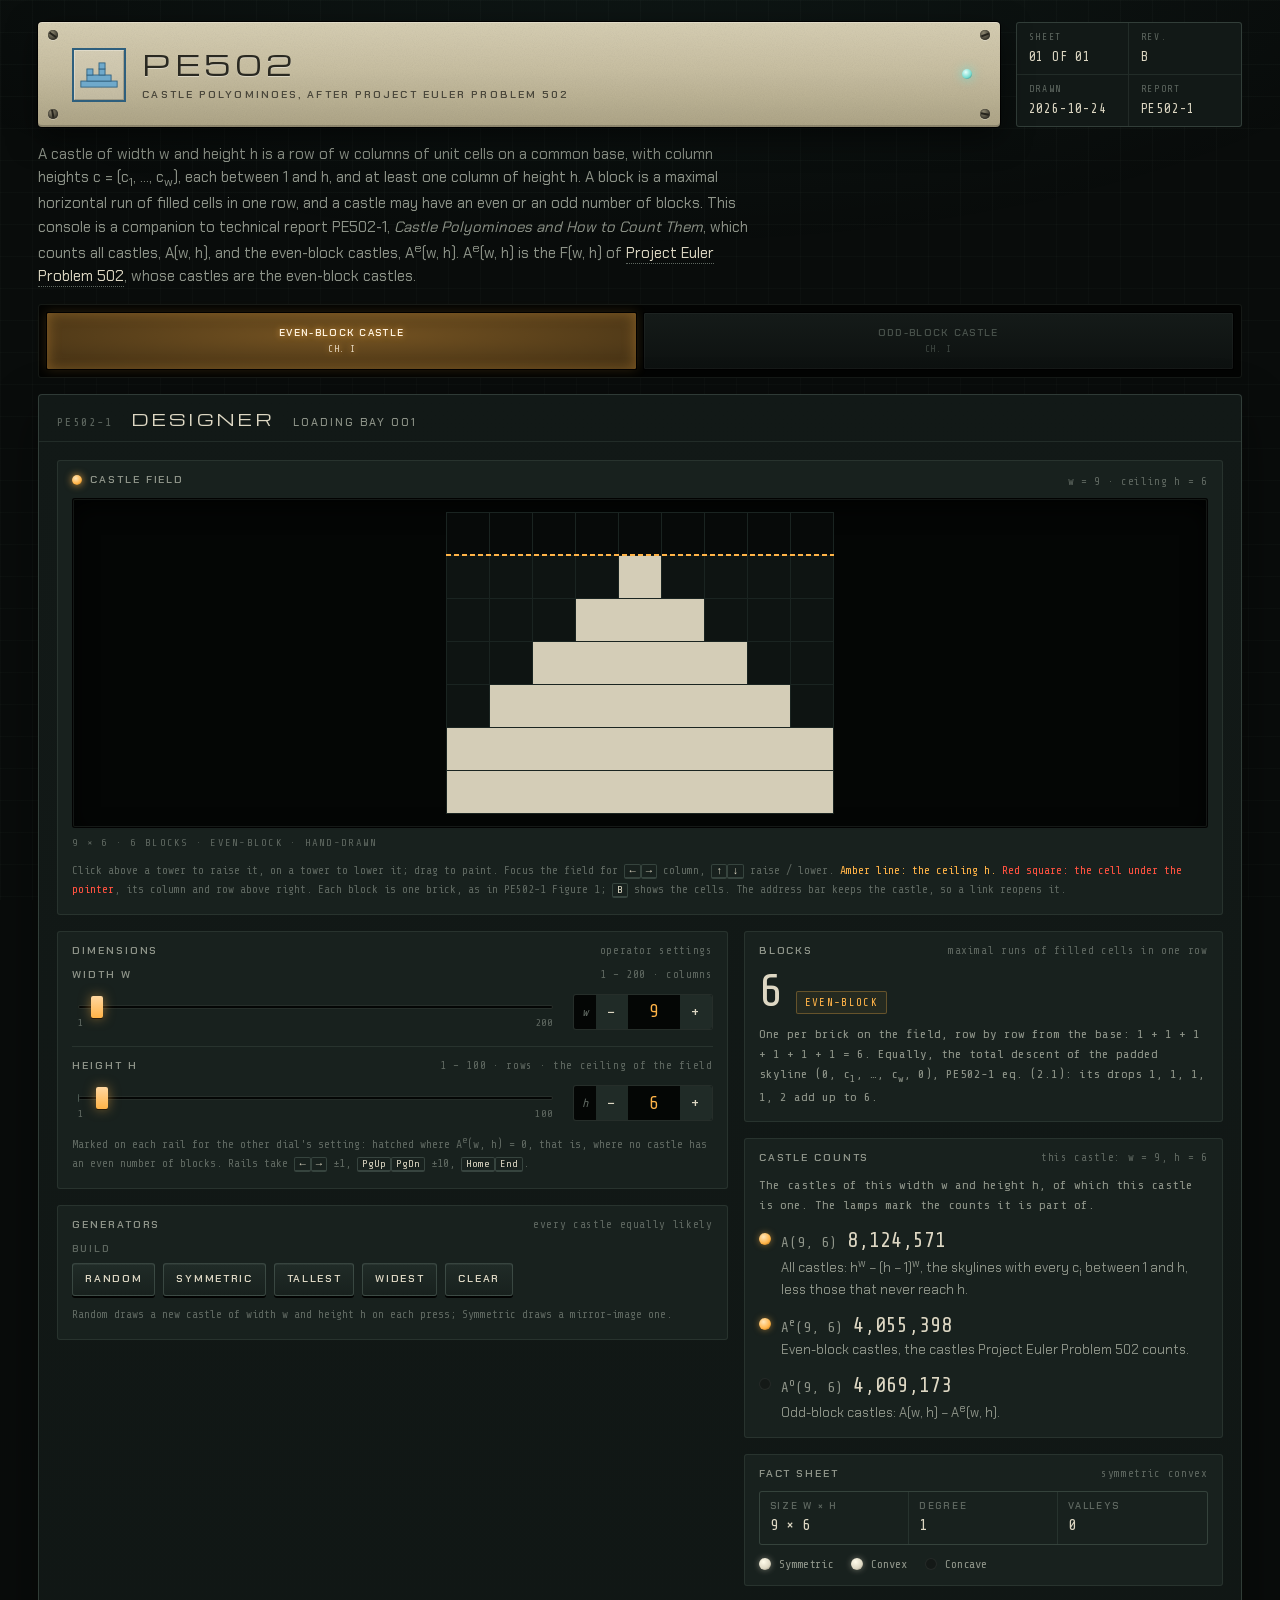
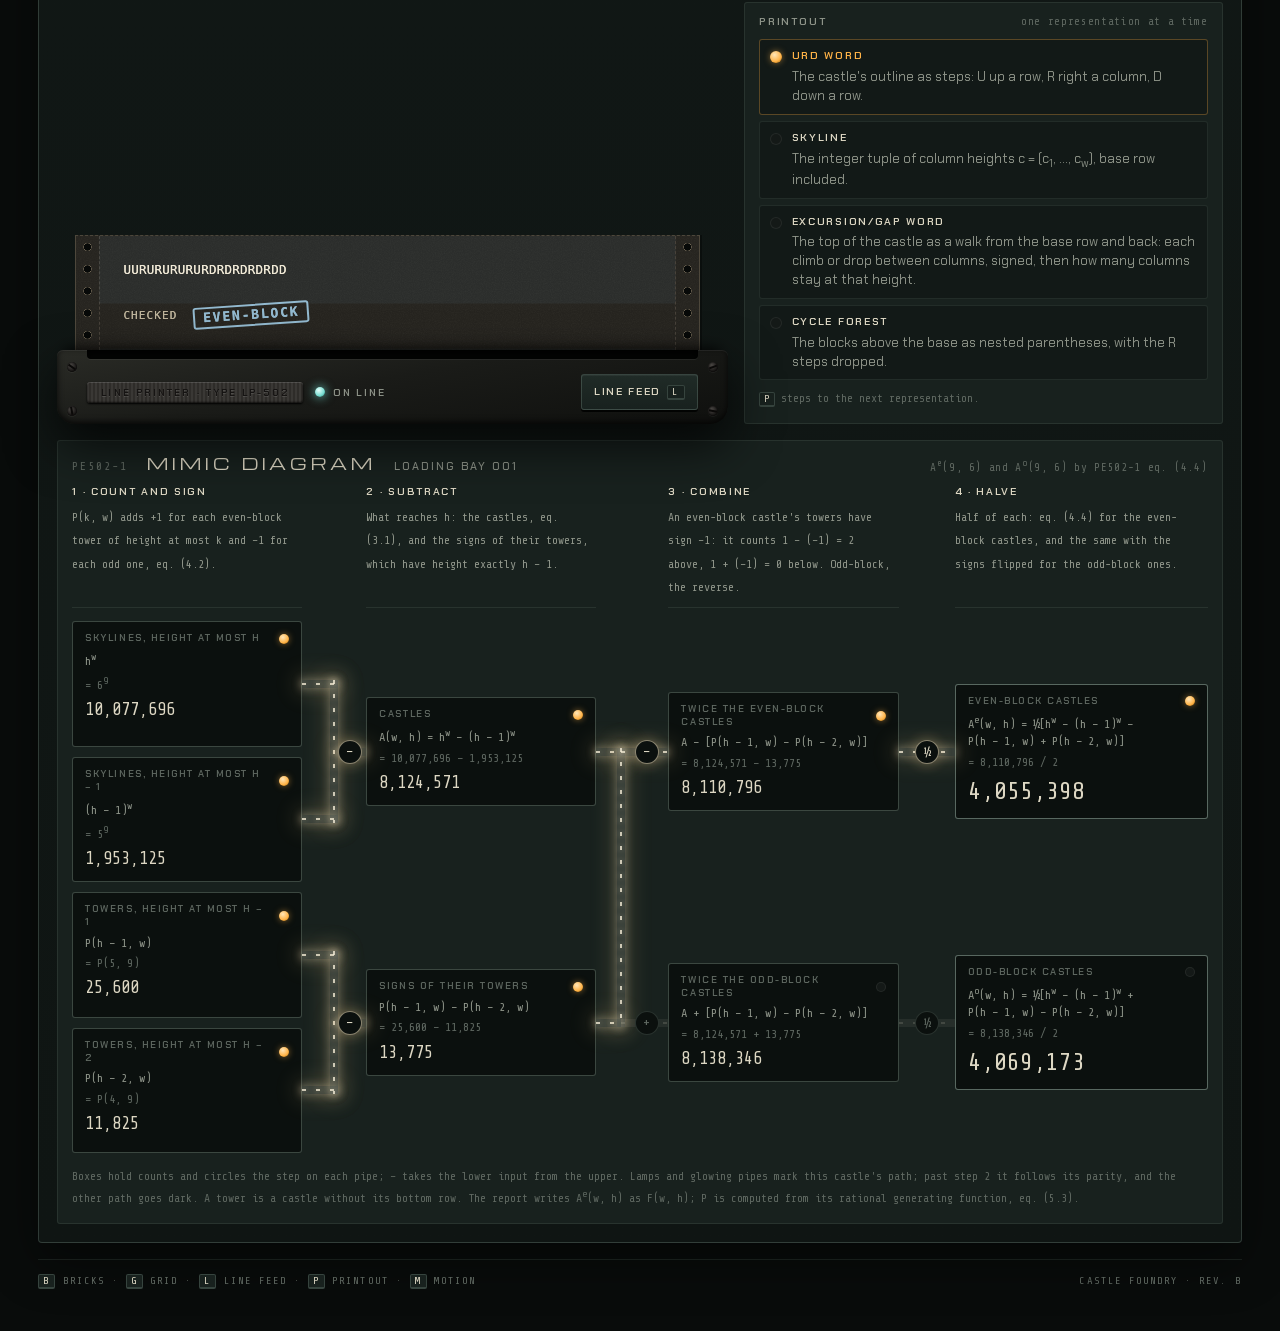
<file: 1/index.html>
<!DOCTYPE html>
<html lang="en">
<head>
  <meta charset="utf-8" />
  <meta name="viewport" content="width=device-width, initial-scale=1" />
  <title>Castle Foundry · PE502</title>
  <link rel="icon" href="data:," />
  <link rel="stylesheet" href="fonts.css" />
  <link rel="stylesheet" href="style.css" />
</head>
<body>
<div class="frame">

<header class="head">
  <div class="plate">
    <i class="screw tl"></i><i class="screw tr"></i><i class="screw bl"></i><i class="screw br"></i>
    <div class="seal" aria-hidden="true"><svg viewBox="0 0 88 60"><g fill="#6FA9CB" stroke="#2E5F7D" stroke-width="2"><rect x="2" y="44" width="84" height="14"/><rect x="16" y="30" width="56" height="14"/><rect x="16" y="16" width="14" height="14"/><rect x="44" y="16" width="14" height="14"/><rect x="44" y="2" width="14" height="14"/></g></svg></div>
    <div>
      <h1 class="plate-main">PE502</h1>
      <div class="plate-sub">Castle polyominoes, after Project Euler problem 502</div>
    </div>
    <span class="led cyan idle" id="masterLed" title="Master lamp"></span>
  </div>
  <div class="titleblock" aria-label="Title block">
    <div><span>SHEET</span><b>01 OF 01</b></div>
    <div><span>REV.</span><b>B</b></div>
    <div><span>DRAWN</span><b>2026-10-24</b></div>
    <div><span>REPORT</span><b>PE502-1</b></div>
  </div>
</header>

<p class="brief">A castle of width w and height h is a row of w columns of unit cells on a common base, with column heights c = (c<sub>1</sub>, …, c<sub>w</sub>), each between 1 and h, and at least one column of height h. A block is a maximal horizontal run of filled cells in one row, and a castle may have an even or an odd number of blocks. This console is a companion to technical report PE502-1, <i>Castle Polyominoes and How to Count Them</i>, which counts all castles, A(w, h), and the even-block castles, A<sup>e</sup>(w, h). A<sup>e</sup>(w, h) is the F(w, h) of <a href="https://projecteuler.net/problem=502">Project Euler Problem 502</a>, whose castles are the even-block castles.</p>

<section class="ann" id="ann" aria-label="Annunciator"></section>

<!-- ============ PE502-1 DESIGNER ============ -->
<section class="bay" id="bay-designer">
  <div class="bay-head"><span class="bay-no">PE502-1</span><h2 class="bay-title">Designer</h2><span class="bay-sub">Loading Bay 001</span></div>
  <div class="bay-body">
    <div class="mod">
      <div class="lab"><span class="name"><span class="led amber" id="d-led"></span>Castle field</span><span class="sub" id="d-fieldsub"></span></div>
      <div class="well field-well" id="d-wrap"><canvas id="designer-canvas" tabindex="0" aria-label="Castle field. Click above a tower to raise it, on a tower to lower it, or drag to paint. With the field focused, left and right arrows pick a column and up and down raise or lower it."></canvas></div>
      <div class="stamp" id="d-stamp"></div>
      <p class="legend">Click above a tower to raise it, on a tower to lower it; drag to paint. Focus the field for <kbd>←</kbd><kbd>→</kbd> column, <kbd>↑</kbd><kbd>↓</kbd> raise / lower. <span class="a">Amber line: the ceiling h.</span> <span class="r">Red square: the cell under the pointer</span>, its column and row above right. Each block is one brick, as in PE502-1 Figure 1; <kbd>B</kbd> shows the cells. The address bar keeps the castle, so a link reopens it.</p>
    </div>

    <div class="g2 wide-left">
      <div class="col">
        <div class="mod">
          <div class="lab"><span>Dimensions</span><span class="sub">operator settings</span></div>
          <div class="dim">
            <div class="lab"><span>Width w</span><span class="sub">1 – 200 · columns</span></div>
            <div class="dim-row">
              <div class="rail-wrap" id="w-rail" role="slider" tabindex="0" aria-label="Width w" aria-valuemin="1" aria-valuemax="200">
                <div class="rail"></div><div class="zones"></div><div class="thumb"></div>
                <span class="endcap" style="left:0">1</span><span class="endcap" style="right:0">200</span>
              </div>
              <div class="stepper"><span class="tag">w</span><button data-step="-1" aria-label="Decrease width">−</button><input id="w-num" type="number" min="1" max="200" inputmode="numeric" aria-label="Width w" /><button data-step="1" aria-label="Increase width">+</button></div>
            </div>
          </div>
          <div class="dim">
            <div class="lab"><span>Height h</span><span class="sub">1 – 100 · rows · the ceiling of the field</span></div>
            <div class="dim-row">
              <div class="rail-wrap" id="h-rail" role="slider" tabindex="0" aria-label="Height h" aria-valuemin="1" aria-valuemax="100">
                <div class="rail"></div><div class="zones"></div><div class="thumb"></div>
                <span class="endcap" style="left:0">1</span><span class="endcap" style="right:0">100</span>
              </div>
              <div class="stepper"><span class="tag">h</span><button data-step="-1" aria-label="Decrease height">−</button><input id="h-num" type="number" min="1" max="100" inputmode="numeric" aria-label="Height h" /><button data-step="1" aria-label="Increase height">+</button></div>
            </div>
          </div>
          <p class="legend">Marked on each rail for the other dial's setting: hatched where A<sup>e</sup>(w, h) = 0, that is, where no castle has an even number of blocks. Rails take <kbd>←</kbd><kbd>→</kbd> ±1, <kbd>PgUp</kbd><kbd>PgDn</kbd> ±10, <kbd>Home</kbd><kbd>End</kbd>.</p>
        </div>

        <div class="mod">
          <div class="lab"><span>Generators</span><span class="sub">every castle equally likely</span></div>
          <div class="ctl">
            <span class="klab">Build</span>
            <div class="btn-row">
              <button class="btn" data-gen="random">Random</button>
              <button class="btn" data-gen="symmetric">Symmetric</button>
              <button class="btn" data-gen="tallest">Tallest</button>
              <button class="btn" data-gen="widest">Widest</button>
              <button class="btn" data-gen="clear">Clear</button>
            </div>
          </div>
          <p class="legend">Random draws a new castle of width w and height h on each press; Symmetric draws a mirror-image one.</p>
        </div>

        <div class="printer">
          <div class="lp-out" id="d-out" tabindex="0" aria-label="Line printer output">
            <div class="printout"><div class="sheet" id="d-sheet"></div></div>
          </div>
          <div class="lp-body">
            <i class="screw tl"></i><i class="screw tr"></i><i class="screw bl"></i><i class="screw br"></i>
            <span class="badge">Line printer · type LP-502</span>
            <span class="lp-lamp"><i class="led cyan idle" id="lp-led"></i>On line</span>
            <button class="btn" id="feedBtn">Line feed<kbd>L</kbd></button>
          </div>
        </div>
      </div>
      <div class="col" id="d-readout">
        <div class="mod">
          <div class="lab"><span>Blocks</span><span class="sub">maximal runs of filled cells in one row</span></div>
          <div class="readrow"><span class="big" data-f="blocks">—</span><span class="pill" data-f="parity">—</span></div>
          <div class="theory" data-f="blocks-note"></div>
        </div>
        <div class="mod">
          <div class="lab"><span>Castle counts</span><span class="sub" data-f="counts-sub"></span></div>
          <div class="theory lead">The castles of this width w and height h, of which this castle is one. The lamps mark the counts it is part of.</div>
          <div class="counts">
            <div class="count"><i class="lampdot am" data-f="all-lamp"></i><span class="cname">A(<span data-f="all-wh"></span>)</span><span class="num" data-f="all-num">—</span><span class="cdesc">All castles: h<sup>w</sup> − (h − 1)<sup>w</sup>, the skylines with every c<sub>i</sub> between 1 and h, less those that never reach h.</span></div>
            <div class="count"><i class="lampdot am" data-f="even-lamp"></i><span class="cname">A<sup>e</sup>(<span data-f="even-wh"></span>)</span><span class="num" data-f="even-num">—</span><span class="cdesc">Even-block castles, the castles Project Euler Problem 502 counts.</span></div>
            <div class="count"><i class="lampdot am" data-f="odd-lamp"></i><span class="cname">A<sup>o</sup>(<span data-f="odd-wh"></span>)</span><span class="num" data-f="odd-num">—</span><span class="cdesc">Odd-block castles: A(w, h) − A<sup>e</sup>(w, h).</span></div>
          </div>
        </div>
        <div class="mod">
          <div class="lab"><span>Fact sheet</span><span class="sub" data-f="nick"></span></div>
          <div class="kv three">
            <div><div class="k">Size w × h</div><div class="v" data-f="size">—</div></div>
            <div><div class="k">Degree</div><div class="v" data-f="degree">—</div></div>
            <div><div class="k">Valleys</div><div class="v" data-f="valleys">—</div></div>
          </div>
          <div class="lamps">
            <span><i class="lampdot" data-f="symmetric"></i>Symmetric</span>
            <span><i class="lampdot" data-f="convex"></i>Convex</span>
            <span><i class="lampdot" data-f="concave"></i>Concave</span>
          </div>
        </div>
        <div class="mod modes-panel">
          <div class="lab"><span>Printout</span><span class="sub">one representation at a time</span></div>
          <div class="modes" id="modes" role="radiogroup" aria-label="Printout representation"></div>
          <p class="legend"><kbd>P</kbd> steps to the next representation.</p>
        </div>
      </div>
    </div>

    <div class="mod">
      <div class="lab"><span class="hd"><span class="bay-no">PE502-1</span><h3 class="bay-title">Mimic diagram</h3><span class="bay-sub">Loading Bay 001</span></span><span class="sub" id="mv-sub"></span></div>
      <div class="mimic" id="mimic">
        <div class="mv-grid">
        <div class="mv-step c1"><b>1 · Count and sign</b><span>P(k, w) adds +1 for each even-block tower of height at most k and −1 for each odd one, eq. (4.2).</span></div>
        <div class="mv-step c2"><b>2 · Subtract</b><span>What reaches h: the castles, eq. (3.1), and the signs of their towers, which have height exactly h − 1.</span></div>
        <div class="mv-step c3"><b>3 · Combine</b><span>An even-block castle's towers have sign −1: it counts 1 − (−1) = 2 above, 1 + (−1) = 0 below. Odd-block, the reverse.</span></div>
        <div class="mv-step c4"><b>4 · Halve</b><span>Half of each: eq. (4.4) for the even-block castles, and the same with the signs flipped for the odd-block ones.</span></div>
        <div class="mv-box c1 r1"><div class="mv-t"><span>Skylines, height at most h</span><i class="lampdot am" data-mv="l-hw"></i></div><div class="mv-f">h<sup>w</sup></div><div class="mv-f mv-sub" data-mv="hw-sub"></div><div class="mv-n" data-mv="hw">—</div></div>
        <div class="mv-box c1 r2"><div class="mv-t"><span>Skylines, height at most h − 1</span><i class="lampdot am" data-mv="l-h1w"></i></div><div class="mv-f"><span class="nw">(h − 1)<sup>w</sup></span></div><div class="mv-f mv-sub" data-mv="h1w-sub"></div><div class="mv-n" data-mv="h1w">—</div></div>
        <div class="mv-box c1 r3"><div class="mv-t"><span>Towers, height at most h − 1</span><i class="lampdot am" data-mv="l-high"></i></div><div class="mv-f"><span class="nw">P(h − 1, w)</span></div><div class="mv-f mv-sub" data-mv="high-sub"></div><div class="mv-n" data-mv="high">—</div></div>
        <div class="mv-box c1 r4"><div class="mv-t"><span>Towers, height at most h − 2</span><i class="lampdot am" data-mv="l-low"></i></div><div class="mv-f"><span class="nw">P(h − 2, w)</span></div><div class="mv-f mv-sub" data-mv="low-sub"></div><div class="mv-n" data-mv="low">—</div></div>
        <div class="mv-link merge top" aria-hidden="true"><i class="seg in1"></i><i class="seg in2"></i><i class="seg bus"></i><i class="seg out"></i><b class="op o">−</b></div>
        <div class="mv-link merge bot" aria-hidden="true"><i class="seg in1"></i><i class="seg in2"></i><i class="seg bus"></i><i class="seg out"></i><b class="op o">−</b></div>
        <div class="mv-box c2 top"><div class="mv-t"><span>Castles</span><i class="lampdot am" data-mv="l-all"></i></div><div class="mv-f"><span class="nw">A(w, h)</span> = h<sup>w</sup> − <span class="nw">(h − 1)<sup>w</sup></span></div><div class="mv-f mv-sub" data-mv="all-sub"></div><div class="mv-n" data-mv="all">—</div></div>
        <div class="mv-box c2 bot"><div class="mv-t"><span>Signs of their towers</span><i class="lampdot am" data-mv="l-signs"></i></div><div class="mv-f"><span class="nw">P(h − 1, w)</span> − <span class="nw">P(h − 2, w)</span></div><div class="mv-f mv-sub" data-mv="signs-sub"></div><div class="mv-n" data-mv="signs">—</div></div>
        <div class="mv-link cross" aria-hidden="true"><i class="seg in1l"></i><i class="seg in1r" data-mv="x-even"></i><i class="seg in2l"></i><i class="seg in2r" data-mv="x-odd"></i><i class="seg bus"></i><b class="op o1" data-mv="op-even">−</b><b class="op o2" data-mv="op-odd">+</b></div>
        <div class="mv-box c3 top"><div class="mv-t"><span>Twice the even-block castles</span><i class="lampdot am" data-mv="l-twiceEven"></i></div><div class="mv-f">A − [<span class="nw">P(h − 1, w)</span> − <span class="nw">P(h − 2, w)</span>]</div><div class="mv-f mv-sub" data-mv="twiceEven-sub"></div><div class="mv-n" data-mv="twiceEven">—</div></div>
        <div class="mv-box c3 bot"><div class="mv-t"><span>Twice the odd-block castles</span><i class="lampdot am" data-mv="l-twiceOdd"></i></div><div class="mv-f">A + [<span class="nw">P(h − 1, w)</span> − <span class="nw">P(h − 2, w)</span>]</div><div class="mv-f mv-sub" data-mv="twiceOdd-sub"></div><div class="mv-n" data-mv="twiceOdd">—</div></div>
        <div class="mv-link half top" aria-hidden="true" data-mv="half-top"><i class="seg out"></i><b class="op o">½</b></div>
        <div class="mv-link half bot" aria-hidden="true" data-mv="half-bot"><i class="seg out"></i><b class="op o">½</b></div>
        <div class="mv-box c4 top mv-out"><div class="mv-t"><span>Even-block castles</span><i class="lampdot am" data-mv="l-even"></i></div><div class="mv-f"><span class="nw">A<sup>e</sup>(w, h)</span> = ½[h<sup>w</sup> − <span class="nw">(h − 1)<sup>w</sup></span> − <span class="nw">P(h − 1, w)</span> + <span class="nw">P(h − 2, w)</span>]</div><div class="mv-f mv-sub" data-mv="even-sub"></div><div class="mv-n mv-big" data-mv="even">—</div></div>
        <div class="mv-box c4 bot mv-out"><div class="mv-t"><span>Odd-block castles</span><i class="lampdot am" data-mv="l-odd"></i></div><div class="mv-f"><span class="nw">A<sup>o</sup>(w, h)</span> = ½[h<sup>w</sup> − <span class="nw">(h − 1)<sup>w</sup></span> + <span class="nw">P(h − 1, w)</span> − <span class="nw">P(h − 2, w)</span>]</div><div class="mv-f mv-sub" data-mv="odd-sub"></div><div class="mv-n mv-big" data-mv="odd">—</div></div>
        </div>
      </div>
      <p class="legend">Boxes hold counts and circles the step on each pipe; − takes the lower input from the upper. Lamps and glowing pipes mark this castle's path; past step 2 it follows its parity, and the other path goes dark. A tower is a castle without its bottom row. The report writes A<sup>e</sup>(w, h) as F(w, h); P is computed from its rational generating function, eq. (5.3).</p>
    </div>
  </div>
</section>

<footer class="foot">
  <span><kbd>B</kbd> bricks · <kbd>G</kbd> grid · <kbd>L</kbd> line feed · <kbd>P</kbd> printout · <kbd>M</kbd> motion</span>
  <span>Castle Foundry · REV. B</span>
</footer>

</div>

<script type="module" src="app.js"></script>
</body>
</html>
</file>
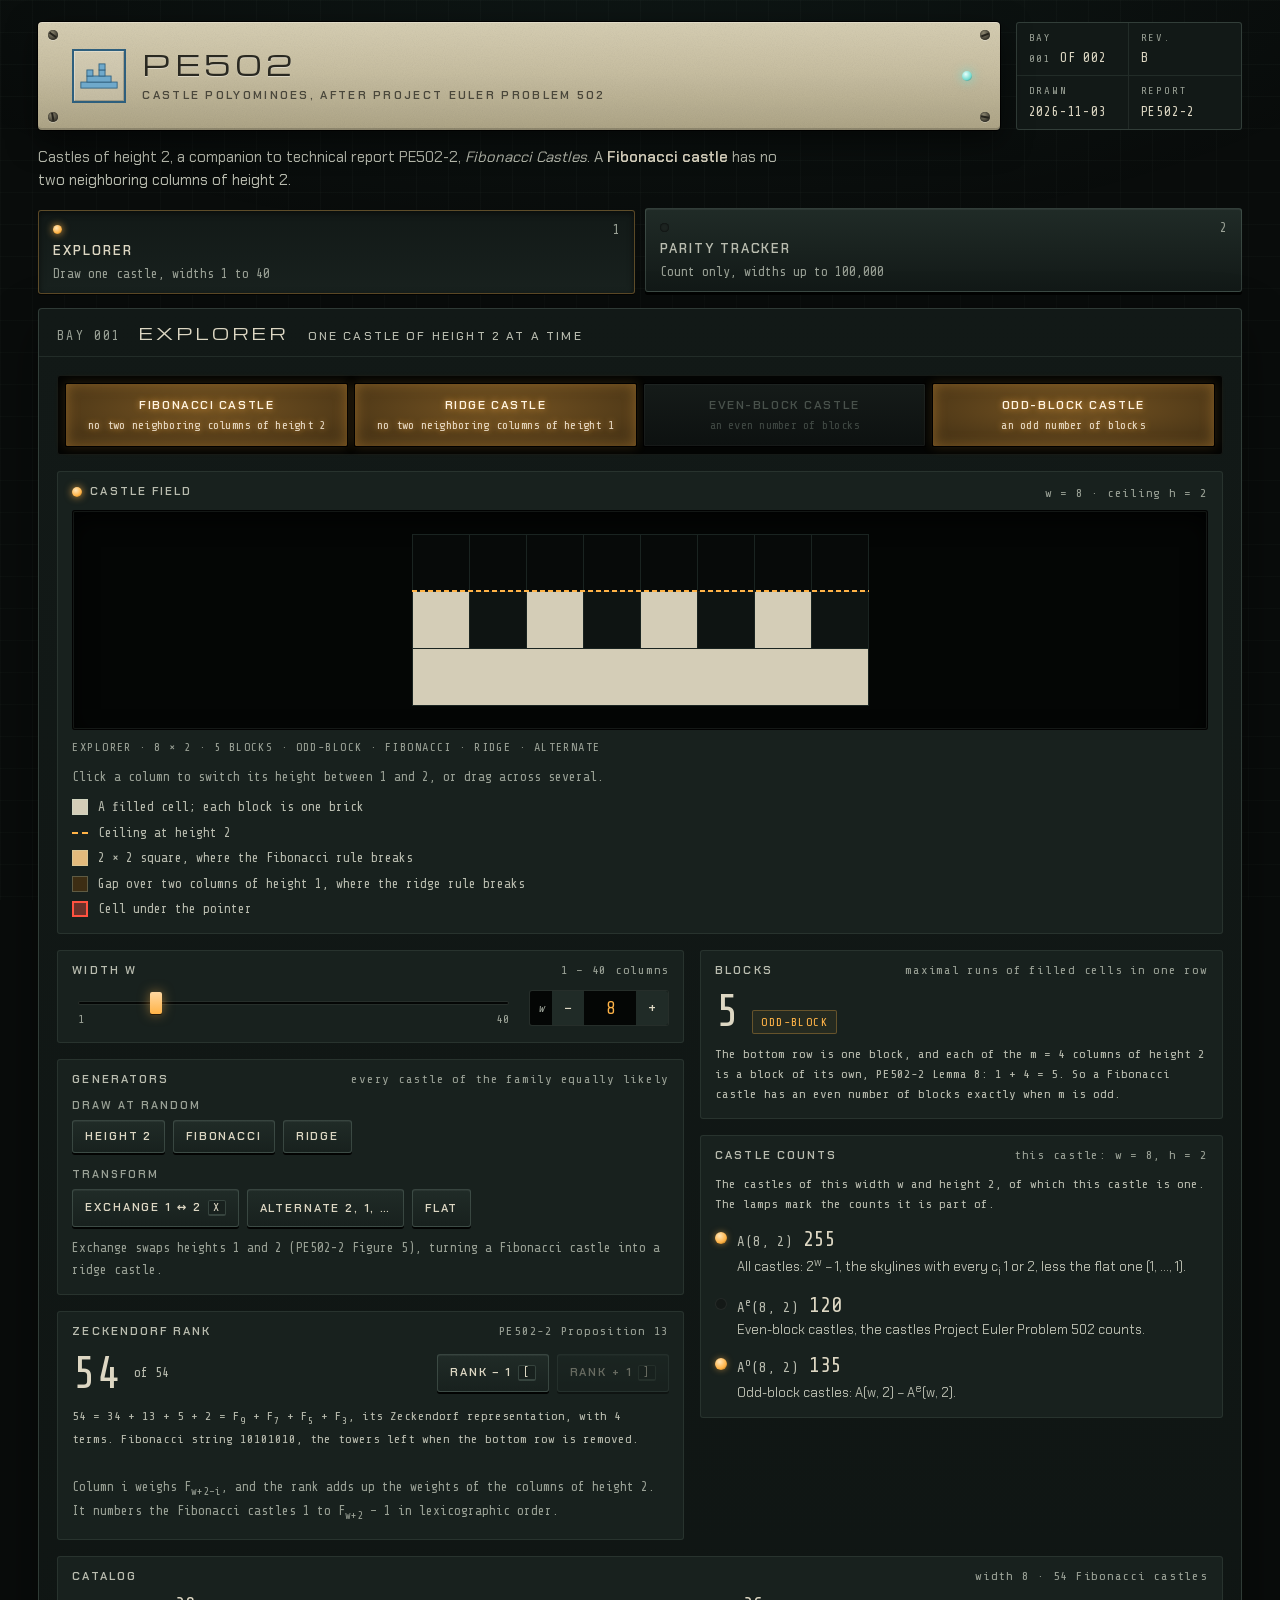
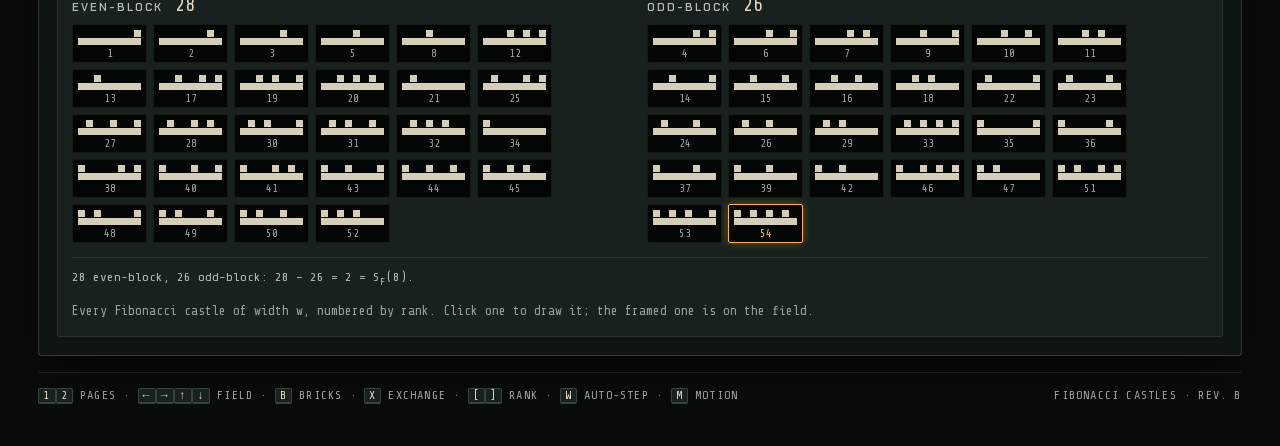
<file: 2/index.html>
<!DOCTYPE html>
<html lang="en">
<head>
  <meta charset="utf-8" />
  <meta name="viewport" content="width=device-width, initial-scale=1" />
  <title>Fibonacci Castles · PE502</title>
  <link rel="icon" href="data:," />
  <link rel="stylesheet" href="fonts.css" />
  <link rel="stylesheet" href="style.css" />
</head>
<body>
<div class="frame">

<header class="head">
  <div class="plate">
    <i class="screw tl"></i><i class="screw tr"></i><i class="screw bl"></i><i class="screw br"></i>
    <div class="seal" aria-hidden="true"><svg viewBox="0 0 88 60"><g fill="#6FA9CB" stroke="#2E5F7D" stroke-width="2"><rect x="2" y="44" width="84" height="14"/><rect x="16" y="30" width="56" height="14"/><rect x="16" y="16" width="14" height="14"/><rect x="44" y="16" width="14" height="14"/><rect x="44" y="2" width="14" height="14"/></g></svg></div>
    <div>
      <h1 class="plate-main">PE502</h1>
      <div class="plate-sub">Castle polyominoes, after Project Euler problem 502</div>
    </div>
    <span class="led cyan idle" title="Master lamp"></span>
  </div>
  <div class="titleblock" aria-label="Title block">
    <div><span>BAY</span><b><span id="bayNo">001</span> OF 002</b></div>
    <div><span>REV.</span><b>B</b></div>
    <div><span>DRAWN</span><b>2026-11-03</b></div>
    <div><span>REPORT</span><b>PE502-2</b></div>
  </div>
</header>

<p class="brief">Castles of height 2, a companion to technical report PE502-2, <i>Fibonacci Castles</i>. A <b>Fibonacci castle</b> has no two neighboring columns of height 2.</p>

<nav class="keys" role="tablist" aria-label="Pages">
  <button class="key" role="tab" id="tab-explorer" aria-controls="bay-explorer" data-tab="explorer"><i class="lamp"></i><span class="kn">1</span><span class="kl">Explorer</span><span class="kd">Draw one castle, widths 1 to 40</span></button>
  <button class="key" role="tab" id="tab-tracker" aria-controls="bay-tracker" data-tab="tracker"><i class="lamp"></i><span class="kn">2</span><span class="kl">Parity tracker</span><span class="kd">Count only, widths up to 100,000</span></button>
</nav>

<!-- ============ EXPLORER ============ -->
<section class="bay" id="bay-explorer" role="tabpanel" aria-labelledby="tab-explorer">
  <div class="bay-head"><span class="bay-no">BAY 001</span><h2 class="bay-title">Explorer</h2><span class="bay-sub">One castle of height 2 at a time</span></div>
  <div class="bay-body">
    <section class="ann" id="ann" aria-label="Annunciator"></section>

    <div class="mod">
      <div class="lab"><span class="name"><span class="led amber"></span>Castle field</span><span class="sub" id="x-fieldsub"></span></div>
      <div class="well field-well" id="x-wrap"><canvas id="field" tabindex="0" aria-label="Castle field. Click a column to switch its height between 1 and 2, or drag to paint. With the field focused, left and right arrows pick a column, up and down set its height, and space switches it."></canvas></div>
      <div class="stamp" id="x-stamp"></div>
      <p class="legend">Click a column to switch its height between 1 and 2, or drag across several.</p>
      <ul class="key-list">
        <li><i class="sw stone"></i>A filled cell; each block is one brick</li>
        <li><i class="sw ceil"></i>Ceiling at height 2</li>
        <li><i class="sw sq"></i>2 × 2 square, where the Fibonacci rule breaks</li>
        <li><i class="sw notch"></i>Gap over two columns of height 1, where the ridge rule breaks</li>
        <li><i class="sw ptr"></i>Cell under the pointer</li>
      </ul>
    </div>

    <div class="g2 wide-left">
      <div class="col">
        <div class="mod">
          <div class="lab"><span>Width w</span><span class="sub">1 – 40 columns</span></div>
          <div class="dim-row">
            <div class="rail-wrap" id="xw-rail" role="slider" tabindex="0" aria-label="Width w" aria-valuemin="1" aria-valuemax="40">
              <div class="rail"></div><div class="zones"></div><div class="ticks"></div><div class="thumb"></div>
              <span class="endcap" style="left:0">1</span><span class="endcap" style="right:0">40</span>
            </div>
            <div class="stepper"><span class="tag">w</span><button data-step="-1" aria-label="Decrease width">−</button><input id="xw-num" type="number" min="1" max="40" inputmode="numeric" aria-label="Width w" /><button data-step="1" aria-label="Increase width">+</button></div>
          </div>
        </div>

        <div class="mod">
          <div class="lab"><span>Generators</span><span class="sub">every castle of the family equally likely</span></div>
          <div class="ctl">
            <span class="klab">Draw at random</span>
            <div class="btn-row">
              <button class="btn" data-gen="height2">Height 2</button>
              <button class="btn" data-gen="fibonacci">Fibonacci</button>
              <button class="btn" data-gen="ridge">Ridge</button>
            </div>
          </div>
          <div class="ctl">
            <span class="klab">Transform</span>
            <div class="btn-row">
              <button class="btn" data-gen="exchange">Exchange 1 ↔ 2<kbd>X</kbd></button>
              <button class="btn" data-gen="alternate">Alternate 2, 1, …</button>
              <button class="btn" data-gen="flat">Flat</button>
            </div>
          </div>
          <p class="legend">Exchange swaps heights 1 and 2 (PE502-2 Figure 5), turning a Fibonacci castle into a ridge castle.</p>
        </div>

        <div class="mod">
          <div class="lab"><span>Zeckendorf rank</span><span class="sub">PE502-2 Proposition 13</span></div>
          <div class="readrow rank-row">
            <span class="big" data-f="rank">—</span><span class="unit" data-f="rank-of"></span>
            <span class="btn-row rank-btns"><button class="btn" id="rankDown">Rank − 1<kbd>[</kbd></button><button class="btn" id="rankUp">Rank + 1<kbd>]</kbd></button></span>
          </div>
          <div class="theory rank-note" data-f="rank-note"></div>
          <p class="legend">Column i weighs F<sub>w+2−i</sub>, and the rank adds up the weights of the columns of height 2. It numbers the Fibonacci castles 1 to F<sub>w+2</sub> − 1 in lexicographic order.</p>
        </div>
      </div>

      <div class="col">
        <div class="mod">
          <div class="lab"><span>Blocks</span><span class="sub">maximal runs of filled cells in one row</span></div>
          <div class="readrow"><span class="big" data-f="blocks">—</span><span class="pill" data-f="parity">—</span></div>
          <div class="theory" data-f="blocks-note"></div>
        </div>
        <div class="mod">
          <div class="lab"><span>Castle counts</span><span class="sub" data-f="counts-sub"></span></div>
          <div class="theory lead">The castles of this width w and height 2, of which this castle is one. The lamps mark the counts it is part of.</div>
          <div class="counts">
            <div class="count"><i class="lampdot am" data-f="all-lamp"></i><span class="cname">A(<span data-f="all-w"></span>, 2)</span><span class="num" data-f="all-num">—</span><span class="cdesc">All castles: 2<sup>w</sup> − 1, the skylines with every c<sub>i</sub> 1 or 2, less the flat one (1, …, 1).</span></div>
            <div class="count"><i class="lampdot am" data-f="even-lamp"></i><span class="cname">A<sup>e</sup>(<span data-f="even-w"></span>, 2)</span><span class="num" data-f="even-num">—</span><span class="cdesc">Even-block castles, the castles Project Euler Problem 502 counts.</span></div>
            <div class="count"><i class="lampdot am" data-f="odd-lamp"></i><span class="cname">A<sup>o</sup>(<span data-f="odd-w"></span>, 2)</span><span class="num" data-f="odd-num">—</span><span class="cdesc">Odd-block castles: A(w, 2) − A<sup>e</sup>(w, 2).</span></div>
          </div>
        </div>
      </div>
    </div>

    <div class="mod">
      <div class="lab"><span>Catalog</span><span class="sub" id="cat-sub"></span></div>
      <div class="catalog" id="catalog"></div>
      <p class="legend" id="cat-legend">Every Fibonacci castle of width w, numbered by rank. Click one to draw it; the framed one is on the field.</p>
    </div>
  </div>
</section>

<!-- ============ PARITY TRACKER ============ -->
<section class="bay" id="bay-tracker" role="tabpanel" aria-labelledby="tab-tracker" hidden>
  <div class="bay-head"><span class="bay-no">BAY 002</span><h2 class="bay-title">Parity tracker</h2><span class="bay-sub">Fibonacci castles counted</span></div>
  <div class="bay-body">
    <div class="g2">
      <div class="col">
        <div class="mod">
          <div class="lab"><span>Width w</span><span class="sub">1 – 100,000 columns</span></div>
          <div class="dim-row">
            <div class="rail-wrap" id="tw-rail" role="slider" tabindex="0" aria-label="Width w" aria-valuemin="1" aria-valuemax="100000">
              <div class="rail"></div><div class="zones"></div><div class="ticks"></div><div class="thumb"></div>
              <span class="endcap" style="left:0">1</span><span class="endcap" style="right:0">100k</span>
            </div>
            <div class="stepper"><span class="tag">w</span><button data-step="-1" aria-label="Decrease width">−</button><input id="tw-num" class="wide" type="number" min="1" max="100000" inputmode="numeric" aria-label="Width w" /><button data-step="1" aria-label="Increase width">+</button></div>
          </div>
          <p class="legend">The slider is logarithmic: each tick is 10 times the one before. Arrows step by 1, <kbd>PgUp</kbd> <kbd>PgDn</kbd> by 6.</p>
          <div class="ctl-row">
            <div class="ctl">
              <span class="klab">Jump</span>
              <div class="btn-row"><button class="btn" data-jump="-6">w − 6</button><button class="btn" data-jump="6">w + 6</button><button class="btn" data-jump="x10">w × 10</button></div>
            </div>
            <div class="ctl">
              <span class="klab">Auto-step, widths per second</span>
              <div class="seg" id="sweepSeg" role="group" aria-label="Auto-step rate"></div>
            </div>
          </div>
        </div>

        <div class="mod">
          <div class="lab"><span>Parity difference</span><span class="sub">S<sub>F</sub>(w) = A<sup>e</sup><sub>F</sub>(w) − A<sup>o</sup><sub>F</sub>(w)</span></div>
          <div class="theory lead">How many more Fibonacci castles of width w have an even number of blocks than an odd number.</div>
          <div class="hexwrap"><svg class="hex" id="hex" viewBox="0 0 320 320" role="img" aria-label="The period of S_F as a hexagon: one corner per leftover of w divided by 6, the corner of w lit"></svg></div>
          <div class="hex-foot"><span class="pill" id="d-check">—</span></div>
          <p class="legend">The corners run clockwise through the leftovers of w ÷ 6, from 0 at the top, each with the S<sub>F</sub> that PE502-2 Theorem 3 predicts. The amber light marks w; the center holds the exact S<sub>F</sub>(w).</p>
        </div>
      </div>

      <div class="col">
        <div class="mod">
          <div class="lab"><span>Fibonacci castle counts</span><span class="sub" id="tc-sub"></span></div>
          <div class="counts" id="t-counts"></div>
        </div>
      </div>
    </div>

    <div class="mod">
      <div class="lab"><span>S<sub>F</sub>(w), the last 36 widths</span><span class="sub" id="wave-sub"></span></div>
      <div class="well"><canvas id="wave" class="cv-wave" aria-label="S_F over the last 36 widths"></canvas></div>
      <p class="legend">Bars are the exact counts; thin marks are the values the period predicts. The highlighted bar is w.</p>
    </div>
  </div>
</section>

<footer class="foot">
  <span><kbd>1</kbd><kbd>2</kbd> pages · <kbd>←</kbd><kbd>→</kbd><kbd>↑</kbd><kbd>↓</kbd> field · <kbd>B</kbd> bricks · <kbd>X</kbd> exchange · <kbd>[</kbd><kbd>]</kbd> rank · <kbd>W</kbd> auto-step · <kbd>M</kbd> motion</span>
  <span>Fibonacci Castles · REV. B</span>
</footer>

</div>

<script type="module" src="app.js"></script>
</body>
</html>
</file>
<file: 1/fonts.css>
/* Michroma, Chakra Petch and Share Tech Mono: Latin and Latin-extended WOFF2 subsets
   from Google Fonts, embedded so the app loads nothing over the network.
   SIL Open Font License 1.1; see LICENSE-FONTS.txt. */
@font-face{font-family:'Chakra Petch';font-style:normal;font-weight:400;font-display:swap;src:url([data-uri]) format('woff2');unicode-range:U+0100-02BA, U+02BD-02C5, U+02C7-02CC, U+02CE-02D7, U+02DD-02FF, U+0304, U+0308, U+0329, U+1D00-1DBF, U+1E00-1E9F, U+1EF2-1EFF, U+2020, U+20A0-20AB, U+20AD-20C4, U+2113, U+2C60-2C7F, U+A720-A7FF}
@font-face{font-family:'Chakra Petch';font-style:normal;font-weight:400;font-display:swap;src:url([data-uri]) format('woff2');unicode-range:U+0000-00FF, U+0131, U+0152-0153, U+02BB-02BC, U+02C6, U+02DA, U+02DC, U+0304, U+0308, U+0329, U+2000-206F, U+20AC, U+2122, U+2191, U+2193, U+2212, U+2215, U+FEFF, U+FFFD}
@font-face{font-family:'Chakra Petch';font-style:normal;font-weight:500;font-display:swap;src:url([data-uri]) format('woff2');unicode-range:U+0100-02BA, U+02BD-02C5, U+02C7-02CC, U+02CE-02D7, U+02DD-02FF, U+0304, U+0308, U+0329, U+1D00-1DBF, U+1E00-1E9F, U+1EF2-1EFF, U+2020, U+20A0-20AB, U+20AD-20C4, U+2113, U+2C60-2C7F, U+A720-A7FF}
@font-face{font-family:'Chakra Petch';font-style:normal;font-weight:500;font-display:swap;src:url([data-uri]) format('woff2');unicode-range:U+0000-00FF, U+0131, U+0152-0153, U+02BB-02BC, U+02C6, U+02DA, U+02DC, U+0304, U+0308, U+0329, U+2000-206F, U+20AC, U+2122, U+2191, U+2193, U+2212, U+2215, U+FEFF, U+FFFD}
@font-face{font-family:'Chakra Petch';font-style:normal;font-weight:600;font-display:swap;src:url([data-uri]) format('woff2');unicode-range:U+0100-02BA, U+02BD-02C5, U+02C7-02CC, U+02CE-02D7, U+02DD-02FF, U+0304, U+0308, U+0329, U+1D00-1DBF, U+1E00-1E9F, U+1EF2-1EFF, U+2020, U+20A0-20AB, U+20AD-20C4, U+2113, U+2C60-2C7F, U+A720-A7FF}
@font-face{font-family:'Chakra Petch';font-style:normal;font-weight:600;font-display:swap;src:url([data-uri]) format('woff2');unicode-range:U+0000-00FF, U+0131, U+0152-0153, U+02BB-02BC, U+02C6, U+02DA, U+02DC, U+0304, U+0308, U+0329, U+2000-206F, U+20AC, U+2122, U+2191, U+2193, U+2212, U+2215, U+FEFF, U+FFFD}
@font-face{font-family:'Michroma';font-style:normal;font-weight:400;font-display:swap;src:url([data-uri]) format('woff2');unicode-range:U+0100-02BA, U+02BD-02C5, U+02C7-02CC, U+02CE-02D7, U+02DD-02FF, U+0304, U+0308, U+0329, U+1D00-1DBF, U+1E00-1E9F, U+1EF2-1EFF, U+2020, U+20A0-20AB, U+20AD-20C4, U+2113, U+2C60-2C7F, U+A720-A7FF}
@font-face{font-family:'Michroma';font-style:normal;font-weight:400;font-display:swap;src:url([data-uri]) format('woff2');unicode-range:U+0000-00FF, U+0131, U+0152-0153, U+02BB-02BC, U+02C6, U+02DA, U+02DC, U+0304, U+0308, U+0329, U+2000-206F, U+20AC, U+2122, U+2191, U+2193, U+2212, U+2215, U+FEFF, U+FFFD}
@font-face{font-family:'Share Tech Mono';font-style:normal;font-weight:400;font-display:swap;src:url([data-uri]) format('woff2');unicode-range:U+0000-00FF, U+0131, U+0152-0153, U+02BB-02BC, U+02C6, U+02DA, U+02DC, U+0304, U+0308, U+0329, U+2000-206F, U+20AC, U+2122, U+2191, U+2193, U+2212, U+2215, U+FEFF, U+FFFD}
</file>
<file: 1/style.css>
/* ============================================================
   Castle Foundry :: reactor console
   Enamel panels with a verdigris bias, putty nameplates, and three light
   channels: amber = what the operator sets and the castle's notifications
   (its parity, the counts it is part of), cyan = theory and confirmation,
   red = faults.  Tokens follow ../index.html.
   What the console prints is paper from pe502.com (see "paper" below):
   pe502.com's inks and type, never the light channels.
   ============================================================ */

[hidden] { display: none !important; }

:root {
  color-scheme: dark;
  --void: #090C0B;        /* page ground */
  --enamel: #121917;      /* panel face */
  --enamel-2: #18211E;    /* modules */
  --enamel-3: #202B27;    /* raised keys and buttons */
  --well: #040605;        /* recessed screens */
  --hair: rgba(196,226,210,.09);
  --hair-2: rgba(196,226,210,.18);
  --ink: #DDD7C3;         /* values, headings */
  --dim: #8E9489;         /* labels, prose */
  --faint: #5E6760;       /* units, ranges, stamps */
  --putty: #C8BFA2;       /* nameplates only: a material, never a state */
  --putty-2: #ADA486;
  --putty-ink: #2A2921;
  --amber: #FFB347;       /* operator drive */
  --amber-lo: rgba(255,179,71,.30);
  --cyan: #74DBCF;        /* theory, confirmation, live pulse */
  --cyan-lo: rgba(116,219,207,.26);
  --red: #FF5240;         /* faults */
  --red-lo: rgba(255,82,64,.30);
  --display: "Michroma","Eurostile","Microgramma","Helvetica Neue",Arial,sans-serif;
  --ui: "Chakra Petch","Avenir Next Condensed","Arial Narrow",system-ui,sans-serif;
  --mono: "Share Tech Mono","SF Mono",ui-monospace,Menlo,Consolas,monospace;
  --ease: cubic-bezier(.16,1,.3,1);
  /* paper: pe502.com's tractor-feed sheet in dark mode, dark stock and
     light ink; every ink is 5:1 or better on the sheet and on the bars */
  --form: #23211C;        /* sheet */
  --paper-dark: #4D473B;  /* perforations */
  --paper-rim: #6E6553;   /* sprocket hole rim */
  --paper-strip: #48423A; /* sprocket strip rule */
  --paper-ink: #F0E9D6;
  --paper-soft: #BFB59D;  /* labels */
  --sky: #6FA9CB;         /* blue bars, equation rule */
  --blue-ink: #9CC6DE;    /* rules, EVEN-BLOCK stamp */
  --type: "DejaVu Sans Mono","Liberation Mono",Consolas,"Courier New",monospace;
  --pitch: 22.5px;        /* one printed line; a blue bar spans two */
  /* pe502.com's film grain, multiplied into putty and paper only */
  --grain: url("data:image/svg+xml,%3Csvg xmlns='http://www.w3.org/2000/svg' width='220' height='220'%3E%3Cfilter id='g'%3E%3CfeTurbulence type='fractalNoise' baseFrequency='.9' numOctaves='3' stitchTiles='stitch'/%3E%3CfeColorMatrix type='saturate' values='0'/%3E%3C/filter%3E%3Crect width='100%25' height='100%25' filter='url(%23g)' opacity='.13'/%3E%3C/svg%3E");
  --grain-paper: url("data:image/svg+xml,%3Csvg xmlns='http://www.w3.org/2000/svg' width='220' height='220'%3E%3Cfilter id='g'%3E%3CfeTurbulence type='fractalNoise' baseFrequency='.9' numOctaves='3' stitchTiles='stitch'/%3E%3CfeColorMatrix type='saturate' values='0'/%3E%3C/filter%3E%3Crect width='100%25' height='100%25' filter='url(%23g)' opacity='.06'/%3E%3C/svg%3E");
}

* { box-sizing: border-box; }
html { background: var(--void); }
body {
  margin: 0; background: var(--void); color: var(--ink);
  font: 400 15px/1.55 var(--ui);
  padding-inline: clamp(16px, 3vw, 40px); padding-block: 22px 40px;
  -webkit-font-smoothing: antialiased;
}
body::before {
  content: ""; position: fixed; inset: 0; pointer-events: none; z-index: 0;
  background:
    radial-gradient(110% 60% at 50% -8%, rgba(116,219,207,.06), transparent 60%),
    linear-gradient(rgba(196,226,210,.022) 1px, transparent 1px) 0 0/32px 32px,
    linear-gradient(90deg, rgba(196,226,210,.022) 1px, transparent 1px) 0 0/32px 32px;
}
.frame { position: relative; z-index: 1; max-width: 1280px; margin: 0 auto; display: flex; flex-direction: column; gap: 16px; }
code { font-family: var(--mono); font-size: .92em; color: var(--ink); background: rgba(255,255,255,.045); padding: 0 .3em; border-radius: 2px; overflow-wrap: anywhere; }
kbd { font: 10.5px/1.4 var(--mono); color: var(--ink); border: 1px solid var(--hair-2); border-bottom-width: 2px; border-radius: 2px; padding: 0 4px; background: var(--enamel-2); }
a { color: var(--ink); text-decoration: none; border-bottom: 1px dotted var(--faint); }
a:hover { border-bottom-color: var(--ink); }

/* ---------- header: nameplate + title block ---------- */
.head { display: grid; grid-template-columns: minmax(0,1fr) auto; gap: 16px; align-items: stretch; }
.plate {
  position: relative; border-radius: 4px; padding: 15px 54px 14px 34px;
  display: flex; align-items: center; gap: 16px;
  background: var(--grain), linear-gradient(180deg, #d6ceb3 0%, var(--putty) 45%, var(--putty-2) 100%);
  background-blend-mode: multiply, normal;
  color: var(--putty-ink);
  box-shadow: inset 0 1px 0 rgba(255,255,255,.3), inset 0 -2px 0 rgba(0,0,0,.18), 0 10px 30px rgba(0,0,0,.55), 0 0 0 1px #000;
}
.plate-main { margin: 0; font: 400 clamp(17px,2.6vw,28px)/1.15 var(--display); letter-spacing: .16em; text-shadow: 0 1px 0 rgba(255,255,255,.4); }
.plate-sub { margin-top: 7px; font: 600 10.5px/1.45 var(--ui); letter-spacing: .2em; text-transform: uppercase; color: #4a473b; }
.screw { position: absolute; width: 10px; height: 10px; border-radius: 50%; background: radial-gradient(circle at 35% 30%, #8c8670, #3d3a30 70%); box-shadow: inset 0 0 1px #000, 0 1px 0 rgba(255,255,255,.3); }
.screw::after { content: ""; position: absolute; left: 1px; right: 1px; top: 4px; height: 1.5px; background: #26241d; transform: rotate(var(--rot,35deg)); }
.screw.tl { top: 8px; left: 10px; } .screw.tr { top: 8px; right: 10px; --rot: -20deg; }
.screw.bl { bottom: 8px; left: 10px; --rot: 80deg; } .screw.br { bottom: 8px; right: 10px; --rot: 10deg; }
.plate > .led { position: absolute; right: 28px; top: 50%; margin-top: -5px; }
.seal { flex: none; width: 54px; height: 54px; display: grid; place-items: center; border: 2px solid #2E5F7D; background: rgba(255,255,255,.14); box-shadow: inset 1px 1px 0 rgba(255,255,255,.3), inset -1px -1px 0 rgba(0,0,0,.18); }
.seal svg { width: 38px; height: 26px; display: block; }
@media (max-width: 460px) { .seal { width: 42px; height: 42px; } .seal svg { width: 30px; height: 20px; } }
.titleblock { display: grid; grid-template-columns: repeat(2,auto); border: 1px solid var(--hair-2); background: var(--enamel); border-radius: 3px; font-family: var(--mono); align-content: stretch; }
.titleblock div { padding: 7px 12px; border-right: 1px solid var(--hair); border-bottom: 1px solid var(--hair); display: flex; flex-direction: column; justify-content: center; gap: 2px; min-width: 112px; }
.titleblock div:nth-child(2n) { border-right: 0; }
.titleblock div:nth-last-child(-n+2) { border-bottom: 0; }
.titleblock span { font-size: 9.5px; letter-spacing: .18em; color: var(--faint); }
.titleblock b { font-weight: 400; font-size: 13px; color: var(--ink); letter-spacing: .06em; }
.titleblock b span { font-size: inherit; color: inherit; letter-spacing: inherit; }
@media (max-width: 760px) {
  .head { grid-template-columns: 1fr; }
  .titleblock { grid-template-columns: repeat(4,minmax(0,1fr)); }
  .titleblock div { min-width: 0; border-bottom: 0; }
  .titleblock div:nth-child(2n) { border-right: 1px solid var(--hair); }
  .titleblock div:last-child { border-right: 0; }
}
@media (max-width: 460px) {
  .titleblock { grid-template-columns: repeat(2,minmax(0,1fr)); }
  .titleblock div:nth-child(-n+2) { border-bottom: 1px solid var(--hair); }
  .titleblock div:nth-child(2n) { border-right: 0; }
}
.brief { margin: 0; color: var(--dim); max-width: 80ch; font-size: 15px; }

/* ---------- LEDs ---------- */
.led { display: inline-block; width: 10px; height: 10px; border-radius: 50%; flex: none; }
.led.cyan { background: radial-gradient(circle at 38% 32%, #e6fffb, var(--cyan) 60%, #1c5a52); box-shadow: 0 0 8px 2px rgba(116,219,207,.5); }
.led.amber { background: radial-gradient(circle at 38% 32%, #ffe6b8, var(--amber) 60%, #8a5200); box-shadow: 0 0 7px 1px rgba(255,179,71,.6); }
.led.idle { animation: breathe 4.2s ease-in-out infinite; }
.led.off { background: radial-gradient(circle at 38% 32%, #3a403c, #141917 70%); box-shadow: inset 0 0 2px #000; }
@keyframes breathe { 0%,100% { opacity: 1; } 50% { opacity: .55; } }

.btn:focus-visible, .stepper button:focus-visible,
canvas:focus-visible { outline: 2px solid var(--amber); outline-offset: 2px; }

/* ---------- annunciator strip ---------- */
.ann { display: grid; grid-template-columns: repeat(2,minmax(0,1fr)); gap: 6px; padding: 8px; background: #030403; border-radius: 3px; box-shadow: inset 0 0 0 1px var(--hair); }
.tile { min-height: 58px; padding: 7px 6px; display: flex; flex-direction: column; align-items: center; justify-content: center; text-align: center; gap: 3px; border-radius: 2px; background: linear-gradient(180deg, #151b19, #0d1110); border: 1px solid #000; box-shadow: inset 0 0 0 1px rgba(255,255,255,.035); color: #48514b; font: 600 10px/1.25 var(--ui); letter-spacing: .13em; text-transform: uppercase; }
.tile small { font: 9.5px/1.3 var(--mono); letter-spacing: .04em; opacity: .85; text-transform: none; }
.tile.am { background: radial-gradient(120% 120% at 50% 40%, rgba(255,179,71,.45), rgba(255,179,71,.12)); color: #fff4e2; text-shadow: 0 0 6px rgba(255,179,71,.8); box-shadow: inset 0 0 14px rgba(255,179,71,.35), 0 0 12px rgba(255,179,71,.16); }

/* ---------- bay ---------- */
.bay { border: 1px solid var(--hair-2); background: linear-gradient(180deg, var(--enamel) 0%, #0f1513 100%); border-radius: 4px; box-shadow: 0 18px 50px rgba(0,0,0,.45); }
.bay-head { display: flex; flex-wrap: wrap; align-items: baseline; gap: 4px 18px; padding: 14px 18px 12px; border-bottom: 1px solid var(--hair); }
.bay-no { font: 12px var(--mono); letter-spacing: .16em; color: var(--faint); }
.bay-title { margin: 0; font: 400 16px/1.25 var(--display); letter-spacing: .2em; text-transform: uppercase; color: var(--ink); }
.bay-sub { font: 500 11px var(--ui); letter-spacing: .18em; text-transform: uppercase; color: var(--dim); }
.bay-body { padding: 18px; display: flex; flex-direction: column; gap: 16px; min-width: 0; }

/* ---------- modules ---------- */
.mod { border: 1px solid var(--hair); background: var(--enamel-2); border-radius: 3px; padding: 12px 14px 14px; min-width: 0; }
.lab { display: flex; flex-wrap: wrap; justify-content: space-between; align-items: baseline; gap: 3px 12px; margin-bottom: 10px; font: 600 10.5px/1.35 var(--ui); letter-spacing: .18em; text-transform: uppercase; color: var(--dim); }
.lab .sub { font: 400 11px var(--mono); letter-spacing: .06em; color: var(--faint); text-transform: none; }
.lab .sub .ptr { color: var(--red); text-shadow: 0 0 6px var(--red-lo); }
.lab .name { display: inline-flex; align-items: center; gap: 8px; }
.lab .hd { display: inline-flex; flex-wrap: wrap; align-items: baseline; gap: 4px 18px; }
.g2 { display: grid; grid-template-columns: repeat(2,minmax(0,1fr)); gap: 16px; }
.g2.wide-left { grid-template-columns: minmax(0,7fr) minmax(0,5fr); }
@media (max-width: 940px) {
  .g2, .g2.wide-left { grid-template-columns: 1fr; }
  /* one column: the printer and its Printout panel go last, together */
  .g2.wide-left > .col { display: contents; }
  .g2.wide-left .printer { order: 1; }
  .g2.wide-left .modes-panel { order: 2; }
}
.col { display: flex; flex-direction: column; gap: 16px; min-width: 0; }
.well { position: relative; background: var(--well); border-radius: 3px; overflow: hidden; box-shadow: inset 0 0 0 1px rgba(0,0,0,.9), inset 0 0 0 2px var(--hair), inset 0 8px 24px rgba(0,0,0,.8); }
.stamp { margin-top: 8px; font: 10.5px/1.45 var(--mono); letter-spacing: .12em; color: var(--faint); text-transform: uppercase; overflow-wrap: anywhere; }
.legend { margin: 10px 0 0; font: 11.5px/1.65 var(--mono); color: var(--faint); }
.legend .c { color: var(--cyan); } .legend .a { color: var(--amber); } .legend .r { color: var(--red); }
.klab { font: 600 10px var(--ui); letter-spacing: .18em; text-transform: uppercase; color: var(--faint); }

/* castle field: the canvas keeps integer cells, so it scales pixelated */
.field-well { display: flex; align-items: center; justify-content: center; min-height: 260px; padding: 14px; }
.field-well canvas { display: block; max-width: 100%; height: auto; image-rendering: pixelated; touch-action: none; cursor: crosshair; }

/* buttons, pills */
.btn { appearance: none; font: 600 10.5px/1 var(--ui); letter-spacing: .16em; text-transform: uppercase; color: var(--ink); background: linear-gradient(180deg, var(--enamel-3), var(--enamel-2)); border: 1px solid var(--hair-2); border-radius: 3px; padding: 10px 12px; cursor: pointer; box-shadow: 0 2px 0 #020302, inset 0 1px 0 rgba(255,255,255,.05); }
.btn:hover { border-color: rgba(196,226,210,.32); }
.btn:active { transform: translateY(1px); box-shadow: 0 1px 0 #020302; }
.btn kbd { margin-left: 6px; }
.pill { display: inline-flex; align-items: center; gap: 6px; font: 11px/1 var(--mono); letter-spacing: .12em; padding: 5px 8px; border-radius: 2px; border: 1px solid var(--hair-2); color: var(--dim); text-transform: uppercase; white-space: nowrap; }
.pill.am { color: var(--amber); border-color: var(--amber-lo); background: rgba(255,179,71,.06); }

/* readouts */
.readrow { display: flex; flex-wrap: wrap; align-items: baseline; gap: 8px 12px; }
.big { font: 400 clamp(30px,4.4vw,46px)/1 var(--mono); color: var(--ink); font-variant-numeric: tabular-nums; overflow-wrap: anywhere; min-width: 0; }
.big.long { font-size: clamp(15px,1.8vw,19px); line-height: 1.35; }
.unit { font: 13px var(--mono); color: var(--dim); }
.theory { margin-top: 10px; font: 12.5px/1.6 var(--mono); color: var(--dim); overflow-wrap: anywhere; }
.theory.lead { margin-top: 0; }

/* castle counts: one row per count, lamp lit on the counts this castle is
   part of */
.counts { display: flex; flex-direction: column; gap: 12px; margin-top: 12px; }
.count { display: grid; grid-template-columns: 12px auto minmax(0,1fr); gap: 3px 10px; align-items: baseline; }
.count .lampdot { align-self: start; margin-top: 6px; }
.count .cname { font: 14px var(--mono); color: var(--dim); white-space: nowrap; }
.count .num { font: 21px/1.25 var(--mono); color: var(--ink); font-variant-numeric: tabular-nums; overflow-wrap: anywhere; min-width: 0; }
.count .num.long { font-size: 13.5px; line-height: 1.5; }
.count .cdesc { grid-column: 2 / -1; font-size: 13px; line-height: 1.45; color: var(--dim); }
.kv { display: grid; grid-template-columns: repeat(auto-fit,minmax(118px,1fr)); gap: 1px; background: var(--hair); border: 1px solid var(--hair); border-radius: 3px; overflow: hidden; }
.kv > div { background: var(--enamel-2); padding: 8px 10px; min-width: 0; }
.kv .k { font: 600 9.5px/1.3 var(--ui); letter-spacing: .18em; text-transform: uppercase; color: var(--faint); }
.kv .v { font: 15px/1.35 var(--mono); color: var(--ink); margin-top: 3px; font-variant-numeric: tabular-nums; overflow-wrap: anywhere; }
.kv .v.op { color: var(--amber); }
.kv.three { grid-template-columns: repeat(3,minmax(0,1fr)); }
.kv .v small { font-size: 11px; color: var(--faint); }
.lamps { display: flex; flex-wrap: wrap; gap: 8px 18px; margin-top: 12px; }
.lamps span { display: inline-flex; align-items: center; gap: 8px; font: 12px var(--mono); color: var(--dim); }
.lampdot { display: inline-block; width: 12px; height: 12px; border-radius: 50%; background: #141917; box-shadow: inset 0 0 0 1px rgba(255,255,255,.07); flex: none; }
.lampdot.on { background: radial-gradient(circle at 38% 32%, #fffbea, var(--ink) 60%, #7c7664); box-shadow: 0 0 6px rgba(221,215,195,.45); }

/* dimension rails: amber thumb, faint endcaps, zones marked on the rail */
.dim + .dim { margin-top: 14px; padding-top: 12px; border-top: 1px solid var(--hair); }
.dim-row { display: grid; grid-template-columns: minmax(0,1fr) auto; gap: 14px; align-items: center; }
.rail-wrap { position: relative; height: 40px; margin: 0 6px; touch-action: none; cursor: pointer; outline: none; border-radius: 2px; }
.rail-wrap:focus-visible { outline: 2px solid var(--amber); outline-offset: 4px; }
.rail { position: absolute; left: 0; right: 0; top: 13px; height: 4px; background: var(--well); border-radius: 2px; box-shadow: inset 0 0 0 1px var(--hair-2); }
.zone { position: absolute; top: 11px; height: 8px; border-radius: 1px; pointer-events: none; }
.zone.nil { background: repeating-linear-gradient(90deg, rgba(196,226,210,.28) 0 1px, transparent 1px 3px); }
.thumb { position: absolute; top: 4px; width: 12px; height: 22px; margin-left: -6px; border-radius: 2px; background: linear-gradient(180deg, #ffd7a0, var(--amber)); box-shadow: 0 0 12px rgba(255,179,71,.5), 0 1px 0 #000; pointer-events: none; }
.endcap { position: absolute; top: 25px; font: 10.5px var(--mono); color: var(--faint); }
.stepper { display: inline-flex; align-items: center; border: 1px solid var(--hair-2); border-radius: 3px; background: var(--well); overflow: hidden; }
.stepper .tag { padding: 0 8px; font: 12px var(--mono); font-style: italic; color: var(--faint); }
.stepper button { appearance: none; border: 0; background: var(--enamel-3); color: var(--ink); width: 32px; height: 34px; font: 16px var(--mono); cursor: pointer; }
.stepper button:hover { background: #28352f; }
.stepper input { width: 52px; border: 0; background: transparent; text-align: center; font: 17px var(--mono); color: var(--amber); font-variant-numeric: tabular-nums; padding: 0 4px; -moz-appearance: textfield; appearance: textfield; caret-color: var(--amber); }
.stepper input::-webkit-outer-spin-button, .stepper input::-webkit-inner-spin-button { -webkit-appearance: none; margin: 0; }
.stepper input:focus-visible { outline: 2px solid var(--amber); outline-offset: -2px; }
.btn-row { display: flex; flex-wrap: wrap; gap: 8px; }
.ctl + .ctl { margin-top: 14px; }

/* the Printout panel: one button per representation, lamp lit on the one
   selected */
.modes { display: flex; flex-direction: column; gap: 6px; }
.mode { appearance: none; display: grid; grid-template-columns: 12px minmax(0,1fr); gap: 3px 10px; align-items: start; width: 100%; padding: 8px 10px; text-align: left; font: 13px/1.45 var(--ui); color: var(--dim); background: var(--enamel); border: 1px solid var(--hair); border-radius: 3px; cursor: pointer; }
.mode:hover { border-color: var(--hair-2); }
.mode:focus-visible { outline: 2px solid var(--amber); outline-offset: 2px; }
.mode .lampdot { grid-row: 1 / 3; margin-top: 3px; }
.mode b { font: 600 10.5px/1.6 var(--ui); letter-spacing: .16em; text-transform: uppercase; color: var(--ink); }
.mode[aria-checked="true"] { border-color: var(--amber-lo); }
.mode[aria-checked="true"] b { color: var(--amber); }
.lampdot.am.on, .mode[aria-checked="true"] .lampdot { background: radial-gradient(circle at 38% 32%, #ffe6b8, var(--amber) 60%, #8a5200); box-shadow: 0 0 6px rgba(255,179,71,.5); }
.ctl .klab { display: block; margin-bottom: 8px; }

/* mimic diagram, after ../index.html's Chamber V: PE502-1 eq. (4.4) laid
   out as its four terms (column 1, one row each), their two differences,
   the sum and difference of those, and the halves.  Boxes hold counts;
   the circles on the lit pipes are the operations.  The four rows are equal
   in height, so a box spanning two rows centers where its pipe meets it.
   Numbers are printed whole and wrap between digit groups.  The flow runs
   for a moment when the counts change. */
.mimic { overflow-x: auto; scrollbar-width: thin; scrollbar-color: var(--hair-2) transparent; }
.mv-grid { display: grid; min-width: 1040px;
  grid-template-columns: minmax(0,1fr) 64px minmax(0,1fr) 72px minmax(0,1fr) 56px minmax(0,1.1fr);
  grid-template-rows: auto repeat(4, 1fr); }
.mv-step { grid-row: 1; margin-bottom: 8px; padding: 2px 4px 9px 0; border-bottom: 1px solid var(--hair); }
.mv-step b { display: block; margin-bottom: 5px; font: 600 10.5px/1.4 var(--ui); letter-spacing: .16em; text-transform: uppercase; color: var(--ink); }
.mv-step span { font: 11.5px/1.55 var(--mono); color: var(--dim); }
.mv-step.c1, .mv-box.c1 { grid-column: 1; }
.mv-step.c2, .mv-box.c2 { grid-column: 3; }
.mv-step.c3, .mv-box.c3 { grid-column: 5; }
.mv-step.c4, .mv-box.c4 { grid-column: 7; }
.mv-box.r1 { grid-row: 2; } .mv-box.r2 { grid-row: 3; } .mv-box.r3 { grid-row: 4; } .mv-box.r4 { grid-row: 5; }
.mv-box.top { grid-row: 2 / 4; align-self: center; }
.mv-box.bot { grid-row: 4 / 6; align-self: center; }
.mv-box { min-width: 0; margin: 5px 0; display: flex; flex-direction: column; gap: 3px; padding: 10px 12px 11px; background: #0b100e; border: 1px solid rgba(196,226,210,.26); border-radius: 3px; }
.mv-out { border-color: rgba(196,226,210,.42); }
.mv-t { display: flex; justify-content: space-between; align-items: center; gap: 8px; margin-bottom: 2px; font: 600 9.5px/1.4 var(--ui); letter-spacing: .16em; text-transform: uppercase; color: var(--faint); }
.mv-t .lampdot { width: 10px; height: 10px; }
.mv-f { font: 12px/1.45 var(--mono); color: var(--dim); }
.mv-f.mv-sub { color: var(--faint); }
.mv-box .nw, .mv-sub sup { white-space: nowrap; }
.mv-f:empty { display: none; }
.mv-n { margin-top: 2px; font: 17px/1.3 var(--mono); color: var(--ink); font-variant-numeric: tabular-nums; overflow-wrap: anywhere; }
.mv-n.long { font-size: 12.5px; line-height: 1.5; }
.mv-n.mv-big { font-size: 24px; }
.mv-n.mv-big.long { font-size: 13px; }

/* pipes: absolutely placed segments in each connector cell, with a glow
   and a dashed flow line; the operator sits on the pipe in a circle */
.mv-link { position: relative; }
.mv-link.merge.top, .mv-link.half.top { grid-row: 2 / 4; }
.mv-link.merge.bot, .mv-link.half.bot { grid-row: 4 / 6; }
.mv-link.merge { grid-column: 2; }
.mv-link.cross { grid-column: 4; grid-row: 2 / 6; }
.mv-link.half { grid-column: 6; }
.seg { position: absolute; background: rgba(221,215,195,.16);
  box-shadow: 0 0 22px 7px rgba(255,214,150,.13), 0 0 8px 2px rgba(240,226,190,.26); }
.seg::after { content: ""; position: absolute; opacity: .8; filter: drop-shadow(0 0 3px rgba(255,236,200,.85)); }
.merge .in1, .merge .in2, .merge .out, .cross .in1l, .cross .in1r, .cross .in2l, .cross .in2r, .half .out { height: 8px; margin-top: -4px; }
.merge .in1 { top: 25%; left: 0; width: calc(50% + 4px); }
.merge .in2 { top: 75%; left: 0; width: calc(50% + 4px); }
.merge .bus { left: 50%; margin-left: -4px; width: 8px; top: calc(25% - 4px); height: calc(50% + 8px); }
.merge .out { top: 50%; left: calc(50% + 4px); right: 0; }
.cross .in1l { top: 25%; left: 0; width: 34%; }
.cross .in1r { top: 25%; left: 34%; right: 0; }
.cross .in2l { top: 75%; left: 0; width: 34%; }
.cross .in2r { top: 75%; left: 34%; right: 0; }
.cross .bus { left: 34%; margin-left: -4px; width: 8px; top: calc(25% - 4px); height: calc(50% + 8px); }
.half .out { top: 50%; left: 0; right: 0; }
.seg:not(.bus)::after { left: 0; right: 0; top: 3px; height: 2px; background: repeating-linear-gradient(90deg, #f4ecd6 0 4px, transparent 4px 14px); }
.seg.bus::after { top: 0; bottom: 0; left: 3px; width: 2px; background: repeating-linear-gradient(180deg, #f4ecd6 0 4px, transparent 4px 14px); }
.op { position: absolute; z-index: 1; width: 24px; height: 24px; margin: -12px 0 0 -12px; display: grid; place-items: center;
  border-radius: 50%; background: #0b100e; border: 1px solid rgba(240,226,190,.55);
  box-shadow: 0 0 12px 2px rgba(255,214,150,.22); font: 14px/1 var(--mono); color: var(--ink); }
.merge .op { left: 75%; top: 50%; }
.cross .o1 { left: 70%; top: 25%; }
.cross .o2 { left: 70%; top: 75%; }
.half .op { left: 50%; top: 50%; font-size: 12px; }
.mimic.run .seg:not(.bus)::after { animation: mvflow-x .9s linear infinite; }
.mimic.run .seg.bus::after { animation: mvflow-y .9s linear infinite; }
/* the path this castle does not take: unlit pipe, no flow */
.seg.off, .mv-link.off .seg { background: rgba(221,215,195,.07); box-shadow: none; }
.seg.off::after, .mv-link.off .seg::after { opacity: .14; filter: none; animation: none !important; }
.op.off, .mv-link.off .op { border-color: rgba(196,226,210,.16); color: var(--faint); box-shadow: none; }
@keyframes mvflow-x { to { background-position: 14px 0; } }
@keyframes mvflow-y { to { background-position: 0 14px; } }

/* the printer's ribbed type badge */
.badge { padding: 5px 14px 4px; border-radius: 3px; background: repeating-linear-gradient(90deg, #3a3835 0 2px, #2e2c29 2px 4px); box-shadow: inset 0 1px 0 rgba(255,255,255,.14), inset 0 -1px 2px rgba(0,0,0,.7), 0 1px 2px #000; color: #151312; font: 600 9.5px var(--ui); letter-spacing: .22em; text-shadow: 0 1px 0 rgba(255,255,255,.12); text-transform: uppercase; }

/* ============================================================
   paper: the 20% from pe502.com
   Tractor-feed forms as pe502.com prints its posts: sprocket strips, blue
   bars two lines deep, pe502.com's mono stack at a 22.5px pitch.  The holes
   show the console through them.  Ink is ink: deep blue, rust for faults.
   ============================================================ */
.printout { position: relative; background: var(--grain-paper), var(--form); background-blend-mode: screen, normal;
  border-top: 1px dashed var(--paper-dark); border-bottom: 1px dashed var(--paper-dark);
  border-left: 1px solid var(--paper-dark); border-right: 1px solid var(--paper-dark);
  box-shadow: 2px 3px 0 rgba(0,0,0,.35), 0 12px 30px rgba(0,0,0,.35); }
.printout::before, .printout::after { content: ""; position: absolute; top: 0; bottom: 0; width: 23px;
  background-image: radial-gradient(circle at 11.5px 11px, #070908 3.4px, var(--paper-rim) 3.9px, transparent 4.4px);
  background-size: 23px 22px; background-repeat: repeat-y; }
.printout::before { left: 0; border-right: 1px dashed var(--paper-strip); }
.printout::after { right: 0; border-left: 1px dashed var(--paper-strip); }
.printout .sheet { position: relative; margin: 0 23px; padding: var(--pitch) 24px;
  background-image: repeating-linear-gradient(180deg, rgba(111,169,203,.07) 0 calc(var(--pitch) * 2), transparent calc(var(--pitch) * 2) calc(var(--pitch) * 4));
  background-position: 0 var(--pitch);
  font: 12.5px/var(--pitch) var(--type); letter-spacing: .02em; color: var(--paper-ink);
  /* light type on dark stock: full-weight smoothing and a hair of ink spread */
  -webkit-font-smoothing: auto; -moz-osx-font-smoothing: auto; text-shadow: 0 0 .6px currentColor; }
.printout .sheet > :last-child { margin-bottom: 0; }
@media (max-width: 560px) {
  .printout::before, .printout::after { width: 14px; background-size: 14px 22px;
    background-image: radial-gradient(circle at 7px 11px, #070908 2.4px, var(--paper-rim) 2.8px, transparent 3.2px); }
  .printout .sheet { margin: 0 14px; padding-inline: 12px; }
}

/* the line printer: the sheet rises out of the slot, newest line lowest;
   column-reverse keeps the view pinned to the slot while it prints */
/* Two columns: the printer fills the left column below the Generators, so
   its base lines up with the bottom of the right column and the window above
   it reaches up to the Generators.  contain: size keeps a long sheet from
   stretching the row; it scrolls instead.  One column: the window fits the
   sheet (app.js sets its height), up to a cap. */
.printer { display: flex; flex-direction: column; min-width: 0; flex: 1 1 auto; }
.lp-out { flex: 1 1 0; min-height: 160px; contain: size; overflow-y: auto; display: flex; flex-direction: column-reverse; padding: 4px 18px 0; scrollbar-width: thin; scrollbar-gutter: stable; scrollbar-color: var(--hair-2) transparent; outline: none; }
@media (max-width: 940px) { .lp-out { flex: none; min-height: 0; max-height: 420px; } }
.lp-out:focus-visible { outline: 2px solid var(--amber); outline-offset: 2px; }
.lp-out .printout { flex: none; border-bottom: 0; box-shadow: 2px 0 0 rgba(0,0,0,.35); }
@media (max-width: 560px) { .lp-out { max-height: 520px; } }
@media (max-width: 560px) { .lp-out { padding-inline: 8px; } }
.lp-body { position: relative; display: flex; align-items: center; gap: 12px; flex-wrap: wrap; padding: 24px 30px 14px; border-radius: 6px 6px 18px 18px;
  background: linear-gradient(170deg, #2a2b26 0%, #1a1b18 45%, #0f100e 100%);
  box-shadow: 0 -10px 12px -8px rgba(0,0,0,.7), 0 20px 50px rgba(0,0,0,.7), inset 0 1px 0 rgba(255,255,255,.07), inset 0 -2px 6px rgba(0,0,0,.8); }
.lp-body::before { content: ""; position: absolute; left: 30px; right: 30px; top: 0; height: 9px; border-radius: 0 0 4px 4px; background: #030403; box-shadow: inset 0 3px 6px rgba(0,0,0,.95), 0 1px 0 rgba(255,255,255,.06); }
.lp-body .screw { background: radial-gradient(circle at 35% 30%, #4a4744, #171514 70%); box-shadow: inset 0 0 2px #000, 0 1px 1px rgba(255,255,255,.06); }
.lp-body .screw::after { background: #0a0908; }
.lp-body .screw.tl, .lp-body .screw.tr { top: 12px; }
.lp-lamp { display: inline-flex; align-items: center; gap: 8px; font: 600 10px var(--ui); letter-spacing: .18em; text-transform: uppercase; color: var(--dim); }
.lp-body .btn { margin-left: auto; }

/* a representation: heading and rules, then one div per printed line,
   then the stamp */
.printout .hd { color: var(--paper-soft); font-size: 11px; letter-spacing: .1em; text-transform: uppercase; }
.printout .rule { padding-left: 2ch; border-left: 2px solid var(--sky); color: var(--blue-ink); overflow-wrap: anywhere; }
.printout .hd + .word, .printout .rule + .word, .printout .word + .foot { margin-top: var(--pitch); }
.printout .foot { color: var(--paper-soft); }
.printout .word div { overflow-wrap: anywhere; }
.printout .sign { margin-top: var(--pitch); color: var(--paper-soft); font-size: 11px; letter-spacing: .1em; text-transform: uppercase; }
.rstamp { display: inline-block; margin-left: 2ch; padding: 2px 8px; border: 2px solid currentColor; border-radius: 3px; font: bold 13px/14px var(--type); letter-spacing: .14em; color: var(--blue-ink); transform: rotate(-4deg); opacity: .92; }
.rstamp.thunk { animation: thunk .24s cubic-bezier(.3,1.6,.6,1); }
@keyframes thunk { from { transform: rotate(-9deg) scale(1.6); opacity: 0; } to { transform: rotate(-4deg); opacity: .92; } }

/* footer */
.foot { display: flex; flex-wrap: wrap; gap: 8px 20px; justify-content: space-between; font: 10.5px/1.8 var(--mono); letter-spacing: .1em; color: var(--faint); text-transform: uppercase; border-top: 1px solid var(--hair); padding-top: 12px; }
.foot kbd { text-transform: none; }

/* reduced motion: stop decorative motion, keep the content */
.reduced .led, .reduced .rstamp, .reduced .seg::after { animation: none !important; }
</file>
<file: 2/fonts.css>
/* Michroma, Chakra Petch and Share Tech Mono: Latin and Latin-extended WOFF2 subsets
   from Google Fonts, embedded so the app loads nothing over the network.
   SIL Open Font License 1.1; see LICENSE-FONTS.txt. */
@font-face{font-family:'Chakra Petch';font-style:normal;font-weight:400;font-display:swap;src:url([data-uri]) format('woff2');unicode-range:U+0100-02BA, U+02BD-02C5, U+02C7-02CC, U+02CE-02D7, U+02DD-02FF, U+0304, U+0308, U+0329, U+1D00-1DBF, U+1E00-1E9F, U+1EF2-1EFF, U+2020, U+20A0-20AB, U+20AD-20C4, U+2113, U+2C60-2C7F, U+A720-A7FF}
@font-face{font-family:'Chakra Petch';font-style:normal;font-weight:400;font-display:swap;src:url([data-uri]) format('woff2');unicode-range:U+0000-00FF, U+0131, U+0152-0153, U+02BB-02BC, U+02C6, U+02DA, U+02DC, U+0304, U+0308, U+0329, U+2000-206F, U+20AC, U+2122, U+2191, U+2193, U+2212, U+2215, U+FEFF, U+FFFD}
@font-face{font-family:'Chakra Petch';font-style:normal;font-weight:500;font-display:swap;src:url([data-uri]) format('woff2');unicode-range:U+0100-02BA, U+02BD-02C5, U+02C7-02CC, U+02CE-02D7, U+02DD-02FF, U+0304, U+0308, U+0329, U+1D00-1DBF, U+1E00-1E9F, U+1EF2-1EFF, U+2020, U+20A0-20AB, U+20AD-20C4, U+2113, U+2C60-2C7F, U+A720-A7FF}
@font-face{font-family:'Chakra Petch';font-style:normal;font-weight:500;font-display:swap;src:url([data-uri]) format('woff2');unicode-range:U+0000-00FF, U+0131, U+0152-0153, U+02BB-02BC, U+02C6, U+02DA, U+02DC, U+0304, U+0308, U+0329, U+2000-206F, U+20AC, U+2122, U+2191, U+2193, U+2212, U+2215, U+FEFF, U+FFFD}
@font-face{font-family:'Chakra Petch';font-style:normal;font-weight:600;font-display:swap;src:url([data-uri]) format('woff2');unicode-range:U+0100-02BA, U+02BD-02C5, U+02C7-02CC, U+02CE-02D7, U+02DD-02FF, U+0304, U+0308, U+0329, U+1D00-1DBF, U+1E00-1E9F, U+1EF2-1EFF, U+2020, U+20A0-20AB, U+20AD-20C4, U+2113, U+2C60-2C7F, U+A720-A7FF}
@font-face{font-family:'Chakra Petch';font-style:normal;font-weight:600;font-display:swap;src:url([data-uri]) format('woff2');unicode-range:U+0000-00FF, U+0131, U+0152-0153, U+02BB-02BC, U+02C6, U+02DA, U+02DC, U+0304, U+0308, U+0329, U+2000-206F, U+20AC, U+2122, U+2191, U+2193, U+2212, U+2215, U+FEFF, U+FFFD}
@font-face{font-family:'Michroma';font-style:normal;font-weight:400;font-display:swap;src:url([data-uri]) format('woff2');unicode-range:U+0100-02BA, U+02BD-02C5, U+02C7-02CC, U+02CE-02D7, U+02DD-02FF, U+0304, U+0308, U+0329, U+1D00-1DBF, U+1E00-1E9F, U+1EF2-1EFF, U+2020, U+20A0-20AB, U+20AD-20C4, U+2113, U+2C60-2C7F, U+A720-A7FF}
@font-face{font-family:'Michroma';font-style:normal;font-weight:400;font-display:swap;src:url([data-uri]) format('woff2');unicode-range:U+0000-00FF, U+0131, U+0152-0153, U+02BB-02BC, U+02C6, U+02DA, U+02DC, U+0304, U+0308, U+0329, U+2000-206F, U+20AC, U+2122, U+2191, U+2193, U+2212, U+2215, U+FEFF, U+FFFD}
@font-face{font-family:'Share Tech Mono';font-style:normal;font-weight:400;font-display:swap;src:url([data-uri]) format('woff2');unicode-range:U+0000-00FF, U+0131, U+0152-0153, U+02BB-02BC, U+02C6, U+02DA, U+02DC, U+0304, U+0308, U+0329, U+2000-206F, U+20AC, U+2122, U+2191, U+2193, U+2212, U+2215, U+FEFF, U+FFFD}
</file>
<file: 2/style.css>
/* ============================================================
   Fibonacci Castles :: reactor console
   Enamel panels with a verdigris bias, putty nameplates, and three light
   channels: amber = what the operator sets and the castle's notifications,
   cyan = predicted values, red = the pointer.  Tokens follow ../index.html.
   ============================================================ */

[hidden] { display: none !important; }

:root {
  color-scheme: dark;
  --void: #090C0B;        /* page ground */
  --enamel: #121917;      /* panel face */
  --enamel-2: #18211E;    /* modules */
  --enamel-3: #202B27;    /* raised keys and buttons */
  --well: #040605;        /* recessed screens */
  --hair: rgba(196,226,210,.09);
  --hair-2: rgba(196,226,210,.18);
  --ink: #DDD7C3;         /* values, headings */
  --dim: #B9BCAF;         /* labels, prose: 8.5:1 on modules */
  --faint: #9AA196;       /* units, ranges, stamps: 6.2:1 on modules */
  --putty: #C8BFA2;       /* nameplates only: a material, never a state */
  --putty-2: #ADA486;
  --putty-ink: #2A2921;
  --amber: #FFB347;       /* operator drive */
  --amber-lo: rgba(255,179,71,.30);
  --cyan: #74DBCF;        /* theory, confirmation, live pulse */
  --cyan-lo: rgba(116,219,207,.26);
  --red: #FF5240;         /* faults */
  --red-lo: rgba(255,82,64,.30);
  --display: "Michroma","Eurostile","Microgramma","Helvetica Neue",Arial,sans-serif;
  --ui: "Chakra Petch","Avenir Next Condensed","Arial Narrow",system-ui,sans-serif;
  --mono: "Share Tech Mono","SF Mono",ui-monospace,Menlo,Consolas,monospace;
  --ease: cubic-bezier(.16,1,.3,1);
  /* film grain, multiplied into putty only */
  --grain: url("data:image/svg+xml,%3Csvg xmlns='http://www.w3.org/2000/svg' width='220' height='220'%3E%3Cfilter id='g'%3E%3CfeTurbulence type='fractalNoise' baseFrequency='.9' numOctaves='3' stitchTiles='stitch'/%3E%3CfeColorMatrix type='saturate' values='0'/%3E%3C/filter%3E%3Crect width='100%25' height='100%25' filter='url(%23g)' opacity='.13'/%3E%3C/svg%3E");
}

* { box-sizing: border-box; }
html { background: var(--void); }
body {
  margin: 0; background: var(--void); color: var(--ink);
  font: 400 15px/1.55 var(--ui);
  padding-inline: clamp(16px, 3vw, 40px); padding-block: 22px 40px;
  -webkit-font-smoothing: antialiased;
}
body::before {
  content: ""; position: fixed; inset: 0; pointer-events: none; z-index: 0;
  background:
    radial-gradient(110% 60% at 50% -8%, rgba(116,219,207,.06), transparent 60%),
    linear-gradient(rgba(196,226,210,.022) 1px, transparent 1px) 0 0/32px 32px,
    linear-gradient(90deg, rgba(196,226,210,.022) 1px, transparent 1px) 0 0/32px 32px;
}
.frame { position: relative; z-index: 1; max-width: 1280px; margin: 0 auto; display: flex; flex-direction: column; gap: 16px; }
kbd { font: 11.5px/1.4 var(--mono); color: var(--ink); border: 1px solid var(--hair-2); border-bottom-width: 2px; border-radius: 2px; padding: 0 4px; background: var(--enamel-2); }
a { color: var(--ink); text-decoration: none; border-bottom: 1px dotted var(--faint); }
a:hover { border-bottom-color: var(--ink); }

/* ---------- header: nameplate + title block ---------- */
.head { display: grid; grid-template-columns: minmax(0,1fr) auto; gap: 16px; align-items: stretch; }
.plate {
  position: relative; border-radius: 4px; padding: 15px 54px 14px 34px;
  display: flex; align-items: center; gap: 16px;
  background: var(--grain), linear-gradient(180deg, #d6ceb3 0%, var(--putty) 45%, var(--putty-2) 100%);
  background-blend-mode: multiply, normal;
  color: var(--putty-ink);
  box-shadow: inset 0 1px 0 rgba(255,255,255,.3), inset 0 -2px 0 rgba(0,0,0,.18), 0 10px 30px rgba(0,0,0,.55), 0 0 0 1px #000;
}
.plate-main { margin: 0; font: 400 clamp(17px,2.6vw,28px)/1.15 var(--display); letter-spacing: .16em; text-shadow: 0 1px 0 rgba(255,255,255,.4); }
.plate-sub { margin-top: 7px; font: 600 11.5px/1.45 var(--ui); letter-spacing: .2em; text-transform: uppercase; color: #4a473b; }
.screw { position: absolute; width: 10px; height: 10px; border-radius: 50%; background: radial-gradient(circle at 35% 30%, #8c8670, #3d3a30 70%); box-shadow: inset 0 0 1px #000, 0 1px 0 rgba(255,255,255,.3); }
.screw::after { content: ""; position: absolute; left: 1px; right: 1px; top: 4px; height: 1.5px; background: #26241d; transform: rotate(var(--rot,35deg)); }
.screw.tl { top: 8px; left: 10px; } .screw.tr { top: 8px; right: 10px; --rot: -20deg; }
.screw.bl { bottom: 8px; left: 10px; --rot: 80deg; } .screw.br { bottom: 8px; right: 10px; --rot: 10deg; }
.plate > .led { position: absolute; right: 28px; top: 50%; margin-top: -5px; }
.seal { flex: none; width: 54px; height: 54px; display: grid; place-items: center; border: 2px solid #2E5F7D; background: rgba(255,255,255,.14); box-shadow: inset 1px 1px 0 rgba(255,255,255,.3), inset -1px -1px 0 rgba(0,0,0,.18); }
.seal svg { width: 38px; height: 26px; display: block; }
@media (max-width: 460px) { .seal { width: 42px; height: 42px; } .seal svg { width: 30px; height: 20px; } }
.titleblock { display: grid; grid-template-columns: repeat(2,auto); border: 1px solid var(--hair-2); background: var(--enamel); border-radius: 3px; font-family: var(--mono); align-content: stretch; }
.titleblock div { padding: 7px 12px; border-right: 1px solid var(--hair); border-bottom: 1px solid var(--hair); display: flex; flex-direction: column; justify-content: center; gap: 2px; min-width: 112px; }
.titleblock div:nth-child(2n) { border-right: 0; }
.titleblock div:nth-last-child(-n+2) { border-bottom: 0; }
.titleblock span { font-size: 10.5px; letter-spacing: .18em; color: var(--faint); }
.titleblock b { font-weight: 400; font-size: 13px; color: var(--ink); letter-spacing: .06em; }
@media (max-width: 760px) {
  .head { grid-template-columns: 1fr; }
  .titleblock { grid-template-columns: repeat(4,minmax(0,1fr)); }
  .titleblock div { min-width: 0; border-bottom: 0; }
  .titleblock div:nth-child(2n) { border-right: 1px solid var(--hair); }
  .titleblock div:last-child { border-right: 0; }
}
@media (max-width: 460px) {
  .titleblock { grid-template-columns: repeat(2,minmax(0,1fr)); }
  .titleblock div:nth-child(-n+2) { border-bottom: 1px solid var(--hair); }
  .titleblock div:nth-child(2n) { border-right: 0; }
}
.brief { margin: 0; color: var(--dim); max-width: 84ch; font-size: 15px; }
.brief b { font-weight: 600; color: var(--ink); }

/* ---------- LEDs ---------- */
.led { display: inline-block; width: 10px; height: 10px; border-radius: 50%; flex: none; }
.led.cyan { background: radial-gradient(circle at 38% 32%, #e6fffb, var(--cyan) 60%, #1c5a52); box-shadow: 0 0 8px 2px rgba(116,219,207,.5); }
.led.amber { background: radial-gradient(circle at 38% 32%, #ffe6b8, var(--amber) 60%, #8a5200); box-shadow: 0 0 7px 1px rgba(255,179,71,.6); }
.led.red { background: radial-gradient(circle at 38% 32%, #ffe0dc, var(--red) 60%, #7a1a10); box-shadow: 0 0 8px 2px rgba(255,82,64,.55); }
.led.idle { animation: breathe 4.2s ease-in-out infinite; }
.led.tense { animation: tense .11s steps(2) infinite; }
.led.off { background: radial-gradient(circle at 38% 32%, #3a403c, #141917 70%); box-shadow: inset 0 0 2px #000; }
@keyframes breathe { 0%,100% { opacity: 1; } 50% { opacity: .55; } }
@keyframes tense { 50% { opacity: .35; } }

.btn:focus-visible, .stepper button:focus-visible, .seg button:focus-visible, .key:focus-visible,
#field:focus-visible, .thumbc:focus-visible { outline: 2px solid var(--amber); outline-offset: 2px; }

/* ---------- annunciator strip, as in ../1/, above the field ---------- */
.ann { display: grid; grid-template-columns: repeat(4,minmax(0,1fr)); gap: 6px; padding: 8px; background: #030403; border-radius: 3px; box-shadow: inset 0 0 0 1px var(--hair); }
@media (max-width: 760px) { .ann { grid-template-columns: repeat(2,minmax(0,1fr)); } }
.tile { min-height: 64px; padding: 8px; display: flex; flex-direction: column; align-items: center; justify-content: center; text-align: center; gap: 4px; border-radius: 2px; background: linear-gradient(180deg, #151b19, #0d1110); border: 1px solid #000; box-shadow: inset 0 0 0 1px rgba(255,255,255,.035); color: #48514b; font: 600 12px/1.25 var(--ui); letter-spacing: .13em; text-transform: uppercase; }
.tile small { font: 12px/1.35 var(--mono); letter-spacing: .02em; opacity: .85; text-transform: none; }
.tile.am { background: radial-gradient(120% 120% at 50% 40%, rgba(255,179,71,.45), rgba(255,179,71,.12)); color: #fff4e2; text-shadow: 0 0 6px rgba(255,179,71,.8); box-shadow: inset 0 0 14px rgba(255,179,71,.35), 0 0 12px rgba(255,179,71,.16); }

/* ---------- page keys, after ../index.html's bay keys ---------- */
.keys { display: grid; grid-template-columns: repeat(2, minmax(0, 1fr)); gap: 10px; }
.key { appearance: none; font: inherit; color: var(--dim); cursor: pointer; text-align: left;
  display: grid; grid-template-columns: auto 1fr; gap: 6px 10px; align-items: center;
  padding: 11px 14px 10px; border-radius: 3px; border: 1px solid var(--hair-2);
  background: linear-gradient(180deg, var(--enamel-3), var(--enamel));
  box-shadow: 0 3px 0 #020302, inset 0 1px 0 rgba(255,255,255,.06); transition: transform .08s, box-shadow .08s, color .15s; }
.key .lamp { width: 9px; height: 9px; border-radius: 50%; background: #1d2421; box-shadow: inset 0 0 2px #000; }
.key .kn { font: 13px var(--mono); color: var(--faint); justify-self: end; }
.key .kl { grid-column: 1 / -1; font: 600 13px/1.2 var(--ui); letter-spacing: .15em; text-transform: uppercase; }
.key .kd { grid-column: 1 / -1; font: 13px/1.4 var(--mono); color: var(--faint); }
.key:hover { color: var(--ink); }
.key[aria-selected="true"] { color: var(--ink); transform: translateY(2px); box-shadow: 0 1px 0 #020302, inset 0 2px 6px rgba(0,0,0,.55); background: linear-gradient(180deg, var(--enamel), var(--enamel-2)); border-color: var(--amber-lo); }
.key[aria-selected="true"] .lamp { background: radial-gradient(circle at 38% 32%, #ffe6b8, var(--amber) 60%, #8a5200); box-shadow: 0 0 7px 1px rgba(255,179,71,.6); }

/* ---------- bays ---------- */
.bay { border: 1px solid var(--hair-2); background: linear-gradient(180deg, var(--enamel) 0%, #0f1513 100%); border-radius: 4px; box-shadow: 0 18px 50px rgba(0,0,0,.45); }
.bay-head { display: flex; flex-wrap: wrap; align-items: baseline; gap: 4px 18px; padding: 14px 18px 12px; border-bottom: 1px solid var(--hair); }
.bay-no { font: 13px var(--mono); letter-spacing: .16em; color: var(--faint); }
.bay-title { margin: 0; font: 400 16px/1.25 var(--display); letter-spacing: .2em; text-transform: uppercase; color: var(--ink); }
.bay-sub { font: 500 12px var(--ui); letter-spacing: .18em; text-transform: uppercase; color: var(--dim); }
.bay-body { padding: 18px; display: flex; flex-direction: column; gap: 16px; min-width: 0; }

/* ---------- modules ---------- */
.mod { border: 1px solid var(--hair); background: var(--enamel-2); border-radius: 3px; padding: 12px 14px 14px; min-width: 0; }
.lab { display: flex; flex-wrap: wrap; justify-content: space-between; align-items: baseline; gap: 3px 12px; margin-bottom: 10px; font: 600 11.5px/1.35 var(--ui); letter-spacing: .18em; text-transform: uppercase; color: var(--dim); }
.lab .sub { font: 400 12.5px var(--mono); letter-spacing: .06em; color: var(--faint); text-transform: none; }
.lab .name { display: inline-flex; align-items: center; gap: 8px; }
.lab .hd { display: inline-flex; flex-wrap: wrap; align-items: baseline; gap: 4px 18px; }
.g2 { display: grid; grid-template-columns: repeat(2,minmax(0,1fr)); gap: 16px; }
.g2.wide-left { grid-template-columns: minmax(0,6fr) minmax(0,5fr); }
@media (max-width: 940px) { .g2, .g2.wide-left { grid-template-columns: 1fr; } }
.col { display: flex; flex-direction: column; gap: 16px; min-width: 0; }
.well { position: relative; background: var(--well); border-radius: 3px; overflow: hidden; box-shadow: inset 0 0 0 1px rgba(0,0,0,.9), inset 0 0 0 2px var(--hair), inset 0 8px 24px rgba(0,0,0,.8); }
.stamp { margin-top: 8px; font: 12px/1.5 var(--mono); letter-spacing: .12em; color: var(--faint); text-transform: uppercase; overflow-wrap: anywhere; }
.legend { margin: 10px 0 0; font: 13px/1.65 var(--mono); color: var(--faint); }
/* a key: one item per line, each with its swatch */
.key-list { list-style: none; margin: 10px 0 0; padding: 0; display: flex; flex-direction: column; gap: 6px; font: 13px/1.5 var(--mono); color: var(--dim); }
.key-list li { display: flex; align-items: center; gap: 10px; }
.sw { flex: none; width: 16px; height: 16px; border: 1px solid rgba(196,226,210,.25); }
.sw.ceil { height: 0; border: 0; border-top: 2px dashed var(--amber); }
.sw.stone { background: #D4CDB7; }
.sw.sq { background: #E3BA7C; }
.sw.notch { background: #3D2D13; }
.sw.ptr { background: rgba(255,82,64,.35); border: 2px solid var(--red); }
.klab { font: 600 11px var(--ui); letter-spacing: .18em; text-transform: uppercase; color: var(--faint); }

/* buttons, segments, pills */
.btn { appearance: none; font: 600 11.5px/1 var(--ui); letter-spacing: .16em; text-transform: uppercase; color: var(--ink); background: linear-gradient(180deg, var(--enamel-3), var(--enamel-2)); border: 1px solid var(--hair-2); border-radius: 3px; padding: 10px 12px; cursor: pointer; box-shadow: 0 2px 0 #020302, inset 0 1px 0 rgba(255,255,255,.05); }
.btn:hover { border-color: rgba(196,226,210,.32); }
.btn:active { transform: translateY(1px); box-shadow: 0 1px 0 #020302; }
.btn[disabled] { opacity: .4; cursor: not-allowed; transform: none; }
.btn kbd { margin-left: 6px; }
.btn-row { display: flex; flex-wrap: wrap; gap: 8px; }
.ctl .klab { display: block; margin-bottom: 8px; }
.ctl + .ctl { margin-top: 14px; }
.ctl-row { display: flex; flex-wrap: wrap; gap: 14px 24px; margin-top: 14px; padding-top: 12px; border-top: 1px solid var(--hair); }
.ctl-row .ctl + .ctl { margin-top: 0; }
.step-row { margin-top: 12px; }
.seg { display: inline-flex; border: 1px solid var(--hair-2); border-radius: 3px; overflow: hidden; background: var(--well); }
.seg button { appearance: none; font: 12px/1 var(--mono); color: var(--dim); background: transparent; border: 0; border-right: 1px solid var(--hair); padding: 9px 10px; cursor: pointer; min-width: 38px; }
.seg button:last-child { border-right: 0; }
.seg button:hover { color: var(--ink); }
.seg button[aria-pressed="true"] { background: rgba(255,179,71,.12); color: var(--amber); box-shadow: inset 0 0 0 1px rgba(255,179,71,.45); }
.pill { display: inline-flex; align-items: center; gap: 6px; font: 12px/1 var(--mono); letter-spacing: .12em; padding: 5px 8px; border-radius: 2px; border: 1px solid var(--hair-2); color: var(--dim); text-transform: uppercase; white-space: nowrap; }
.pill.am { color: var(--amber); border-color: var(--amber-lo); background: rgba(255,179,71,.06); }
.pill.cy { color: var(--cyan); border-color: var(--cyan-lo); background: rgba(116,219,207,.06); }
.pill.rd { color: var(--red); border-color: var(--red-lo); background: rgba(255,82,64,.08); }

/* readouts */
.readrow { display: flex; flex-wrap: wrap; align-items: baseline; gap: 8px 12px; }
.big { font: 400 clamp(30px,4.4vw,46px)/1 var(--mono); color: var(--ink); font-variant-numeric: tabular-nums; overflow-wrap: anywhere; min-width: 0; }
.unit { font: 13px var(--mono); color: var(--dim); }
.theory { margin-top: 10px; font: 12.5px/1.6 var(--mono); color: var(--dim); overflow-wrap: anywhere; }
.theory.lead { margin-top: 0; }
.theory .c, .theory-val { color: var(--cyan); }
.theory-val { font: 15px var(--mono); }
.kv { display: grid; grid-template-columns: repeat(auto-fit,minmax(118px,1fr)); gap: 1px; background: var(--hair); border: 1px solid var(--hair); border-radius: 3px; overflow: hidden; }
.kv > div { background: var(--enamel-2); padding: 8px 10px; min-width: 0; }
.kv .k { font: 600 10.5px/1.3 var(--ui); letter-spacing: .18em; text-transform: uppercase; color: var(--faint); }
.kv .v { font: 13px/1.5 var(--mono); color: var(--ink); margin-top: 3px; font-variant-numeric: tabular-nums; overflow-wrap: anywhere; }
.kv .v.cy { color: var(--cyan); }
.kv.two { grid-template-columns: repeat(2,minmax(0,1fr)); }
.lampdot { display: inline-block; width: 12px; height: 12px; border-radius: 50%; background: #141917; box-shadow: inset 0 0 0 1px rgba(255,255,255,.07); flex: none; }
.lampdot.am.on { background: radial-gradient(circle at 38% 32%, #ffe6b8, var(--amber) 60%, #8a5200); box-shadow: 0 0 6px rgba(255,179,71,.5); }

/* counts: one row per count, lamp lit on the counts this castle is part of */
.counts { display: flex; flex-direction: column; gap: 12px; margin-top: 12px; }
.count { display: grid; grid-template-columns: 12px auto minmax(0,1fr); gap: 3px 10px; align-items: baseline; }
.count .lampdot { align-self: start; margin-top: 6px; }
.count .cname { font: 14px var(--mono); color: var(--dim); white-space: nowrap; }
.count .num { font: 21px/1.25 var(--mono); color: var(--ink); font-variant-numeric: tabular-nums; min-width: 0; }
.count .cdesc { grid-column: 2 / -1; font-size: 13px; line-height: 1.45; color: var(--dim); }
.count.nolamp { grid-template-columns: auto minmax(0,1fr); }
.count.nolamp .cdesc { grid-column: 1 / -1; }
/* whole numbers thousands of digits long wrap in a well that grows to fit every digit */
.numwell { grid-column: 1 / -1; padding: 8px 10px; font: 13px/1.6 var(--mono); color: var(--ink); }
.numwell.short { font-size: 21px; line-height: 1.3; }
.digits { font: 12px var(--mono); color: var(--faint); white-space: nowrap; }

/* rails: amber thumb, faint endcaps, zones and cyan ticks marked on the rail */
.dim-row { display: grid; grid-template-columns: minmax(0,1fr) auto; gap: 14px; align-items: center; }
.rail-wrap { position: relative; height: 40px; margin: 0 6px; touch-action: none; cursor: pointer; outline: none; border-radius: 2px; }
.rail-wrap:focus-visible { outline: 2px solid var(--amber); outline-offset: 4px; }
.rail { position: absolute; left: 0; right: 0; top: 13px; height: 4px; background: var(--well); border-radius: 2px; box-shadow: inset 0 0 0 1px var(--hair-2); }
.zone { position: absolute; top: 11px; height: 8px; border-radius: 1px; pointer-events: none; }
.zone.cat { background: repeating-linear-gradient(90deg, rgba(196,226,210,.28) 0 1px, transparent 1px 3px); }
.tick { position: absolute; top: 8px; width: 1px; height: 14px; margin-left: -.5px; background: var(--cyan); opacity: .75; pointer-events: none; }
.tick b { position: absolute; top: 16px; left: 50%; transform: translateX(-50%); font: 400 11px var(--mono); color: var(--cyan); opacity: .9; }
.thumb { position: absolute; top: 4px; width: 12px; height: 22px; margin-left: -6px; border-radius: 2px; background: linear-gradient(180deg, #ffd7a0, var(--amber)); box-shadow: 0 0 12px rgba(255,179,71,.5), 0 1px 0 #000; pointer-events: none; }
.endcap { position: absolute; top: 25px; font: 11.5px var(--mono); color: var(--faint); }
.stepper { display: inline-flex; align-items: center; border: 1px solid var(--hair-2); border-radius: 3px; background: var(--well); overflow: hidden; }
.stepper .tag { padding: 0 8px; font: 12px var(--mono); font-style: italic; color: var(--faint); }
.stepper button { appearance: none; border: 0; background: var(--enamel-3); color: var(--ink); width: 32px; height: 34px; font: 16px var(--mono); cursor: pointer; }
.stepper button:hover { background: #28352f; }
.stepper input { width: 52px; border: 0; background: transparent; text-align: center; font: 17px var(--mono); color: var(--amber); font-variant-numeric: tabular-nums; padding: 0 4px; -moz-appearance: textfield; appearance: textfield; caret-color: var(--amber); }
.stepper input.wide { width: 78px; }
.stepper input::-webkit-outer-spin-button, .stepper input::-webkit-inner-spin-button { -webkit-appearance: none; margin: 0; }
.stepper input:focus-visible { outline: 2px solid var(--amber); outline-offset: -2px; }

/* castle field: the canvas keeps integer cells, so it scales pixelated */
.field-well { display: flex; align-items: center; justify-content: center; min-height: 220px; padding: 14px; }
#field { display: block; max-width: 100%; height: auto; image-rendering: pixelated; touch-action: none; cursor: crosshair; }
.lab .sub .ptr { color: var(--red); text-shadow: 0 0 6px var(--red-lo); }

/* catalog: every Fibonacci castle of width w, split by parity */
.catalog { display: grid; grid-template-columns: repeat(2,minmax(0,1fr)); gap: 14px; }
@media (max-width: 760px) { .catalog { grid-template-columns: 1fr; } }
.cat-col { min-width: 0; }
.cat-head { display: flex; flex-wrap: wrap; align-items: baseline; gap: 6px 12px; margin-bottom: 8px; }
.cat-head .klab { color: var(--dim); }
.cat-head .n { font: 19px var(--mono); color: var(--ink); }
.cat-grid { display: flex; flex-wrap: wrap; gap: 6px; }
.thumbc { appearance: none; display: flex; flex-direction: column; align-items: center; gap: 3px; padding: 5px 5px 3px; background: var(--well); border: 1px solid var(--hair); border-radius: 2px; cursor: pointer; }
.thumbc:hover { border-color: var(--hair-2); }
.thumbc svg { display: block; }
.thumbc svg rect { fill: #D4CDB7; }
.thumbc span { font: 11px/1 var(--mono); color: var(--faint); }
.thumbc.on { border-color: var(--amber); box-shadow: 0 0 8px rgba(255,179,71,.35); }
.thumbc.on span { color: var(--amber); }
.cat-none { grid-column: 1 / -1; padding: 18px; font: 13px/1.6 var(--mono); color: var(--amber); text-align: center; }
.cat-check { grid-column: 1 / -1; display: flex; flex-wrap: wrap; align-items: center; gap: 8px 14px; padding-top: 10px; border-top: 1px solid var(--hair); font: 12.5px/1.5 var(--mono); color: var(--dim); }

/* Zeckendorf rank: the buttons sit beside the number, so they never move */
.rank-row { align-items: center; }
.rank-btns { margin-left: auto; }
.rank-note { min-height: 4.8em; }

/* the period as a hexagon: a corner per leftover of w ÷ 6, the exact S_F in the center */
.hexwrap { display: flex; justify-content: center; margin-top: 12px; }
.hex { display: block; width: 100%; max-width: 320px; height: auto; }
.hex text { text-anchor: middle; dominant-baseline: central; font-family: var(--mono); }
.hex .strip { fill: none; stroke: #070A09; stroke-width: 15; stroke-linejoin: round; }
.hex .led { fill: #1d2421; transition: fill .35s; }
.hex .led.on { fill: var(--amber); transition: none; }
.hex .vglow { fill: rgba(255,179,71,.28); opacity: 0; }
.hex .vglow.on { opacity: 1; }
.hex .vled { fill: #1d2421; stroke: #000; stroke-width: 2; }
.hex .vled.on { fill: var(--amber); }
.hex .val { font-size: 26px; fill: var(--cyan); }
.hex .cw { font-size: 20px; fill: var(--amber); }
.hex .ceq { font-size: 14px; fill: var(--dim); }
.hex .csf { font-size: 32px; fill: var(--ink); }
.hex .csf .s { font-size: 18px; }
.hex-foot { display: flex; justify-content: center; margin-top: 6px; }

/* waveform */
.cv-wave { display: block; width: 100%; height: 180px; }
.wave-lab { display: block; margin-bottom: 6px; color: var(--dim); }

/* footer */
.foot { display: flex; flex-wrap: wrap; gap: 8px 20px; justify-content: space-between; font: 12px/1.8 var(--mono); letter-spacing: .1em; color: var(--faint); text-transform: uppercase; border-top: 1px solid var(--hair); padding-top: 12px; }
.foot kbd { text-transform: none; }

/* reduced motion: stop decorative motion, keep the content */
.reduced .led, .reduced .key { animation: none !important; transition: none !important; }
</file>
